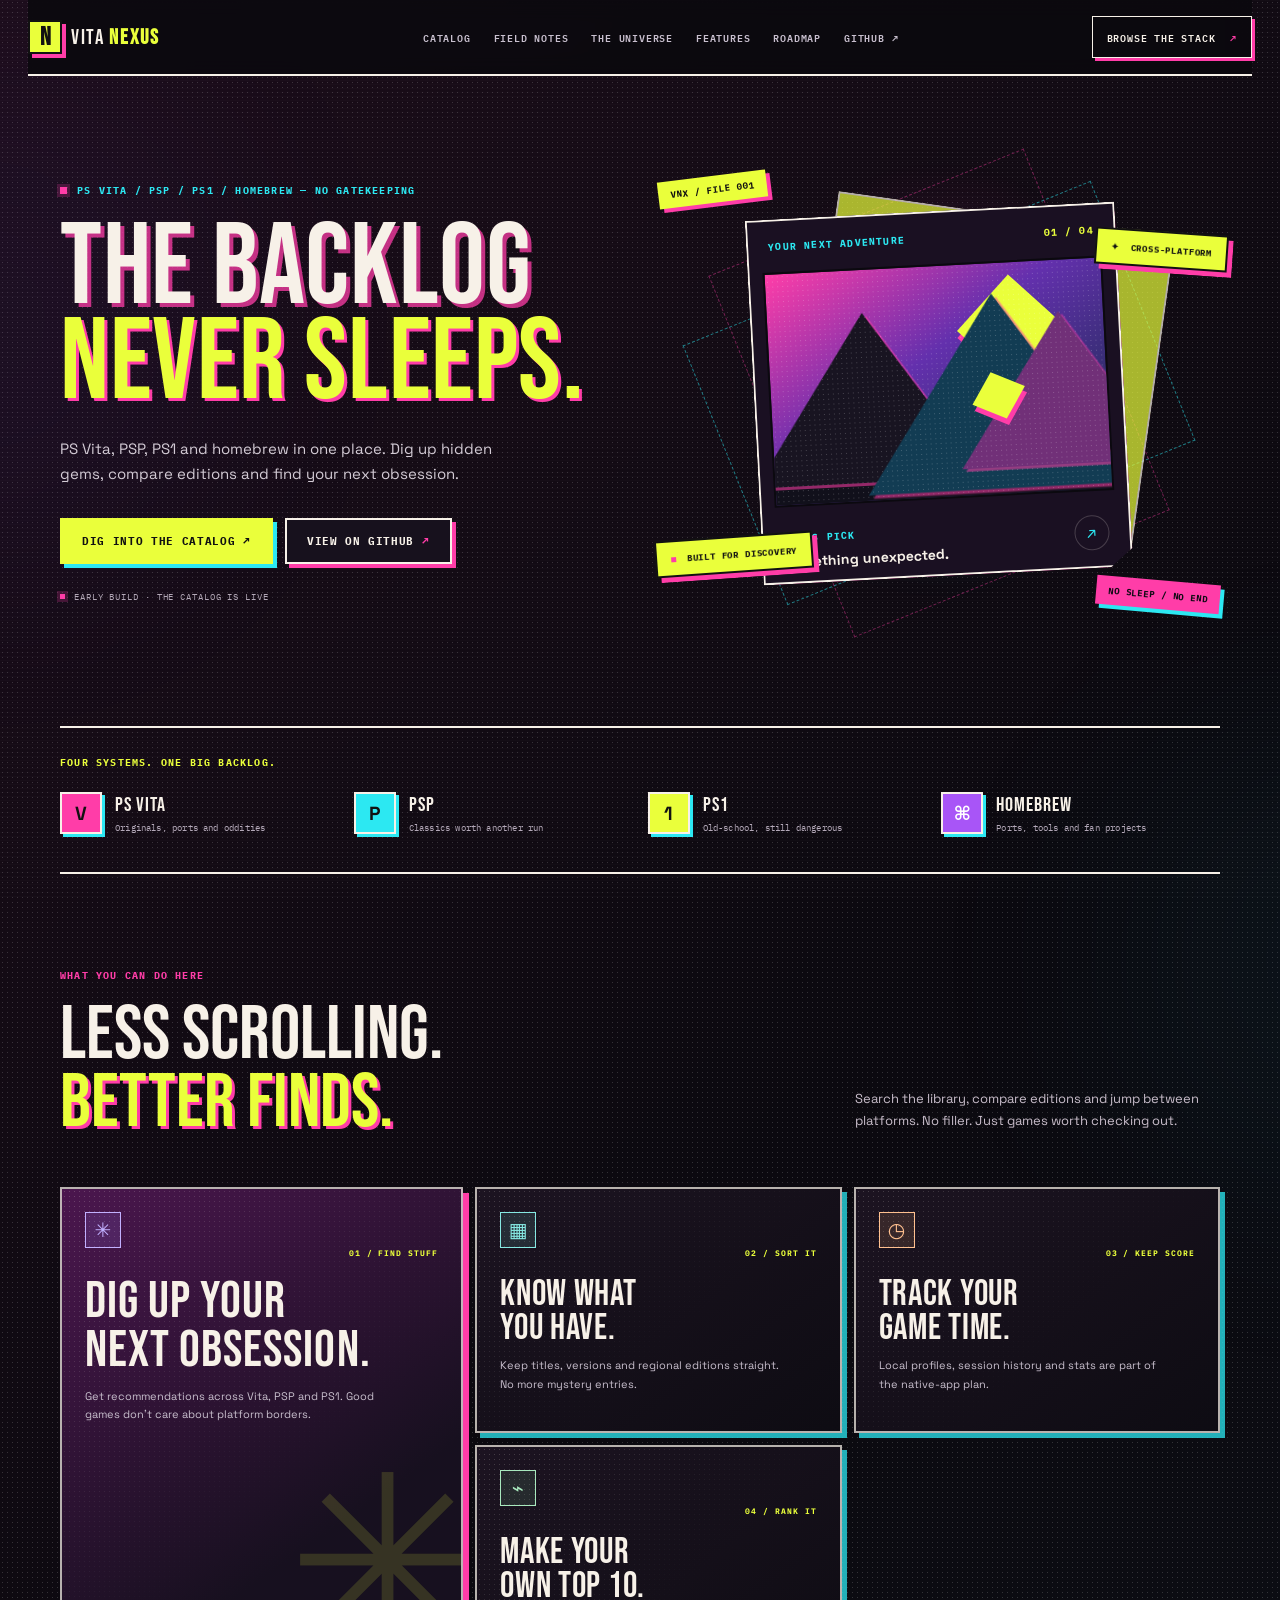
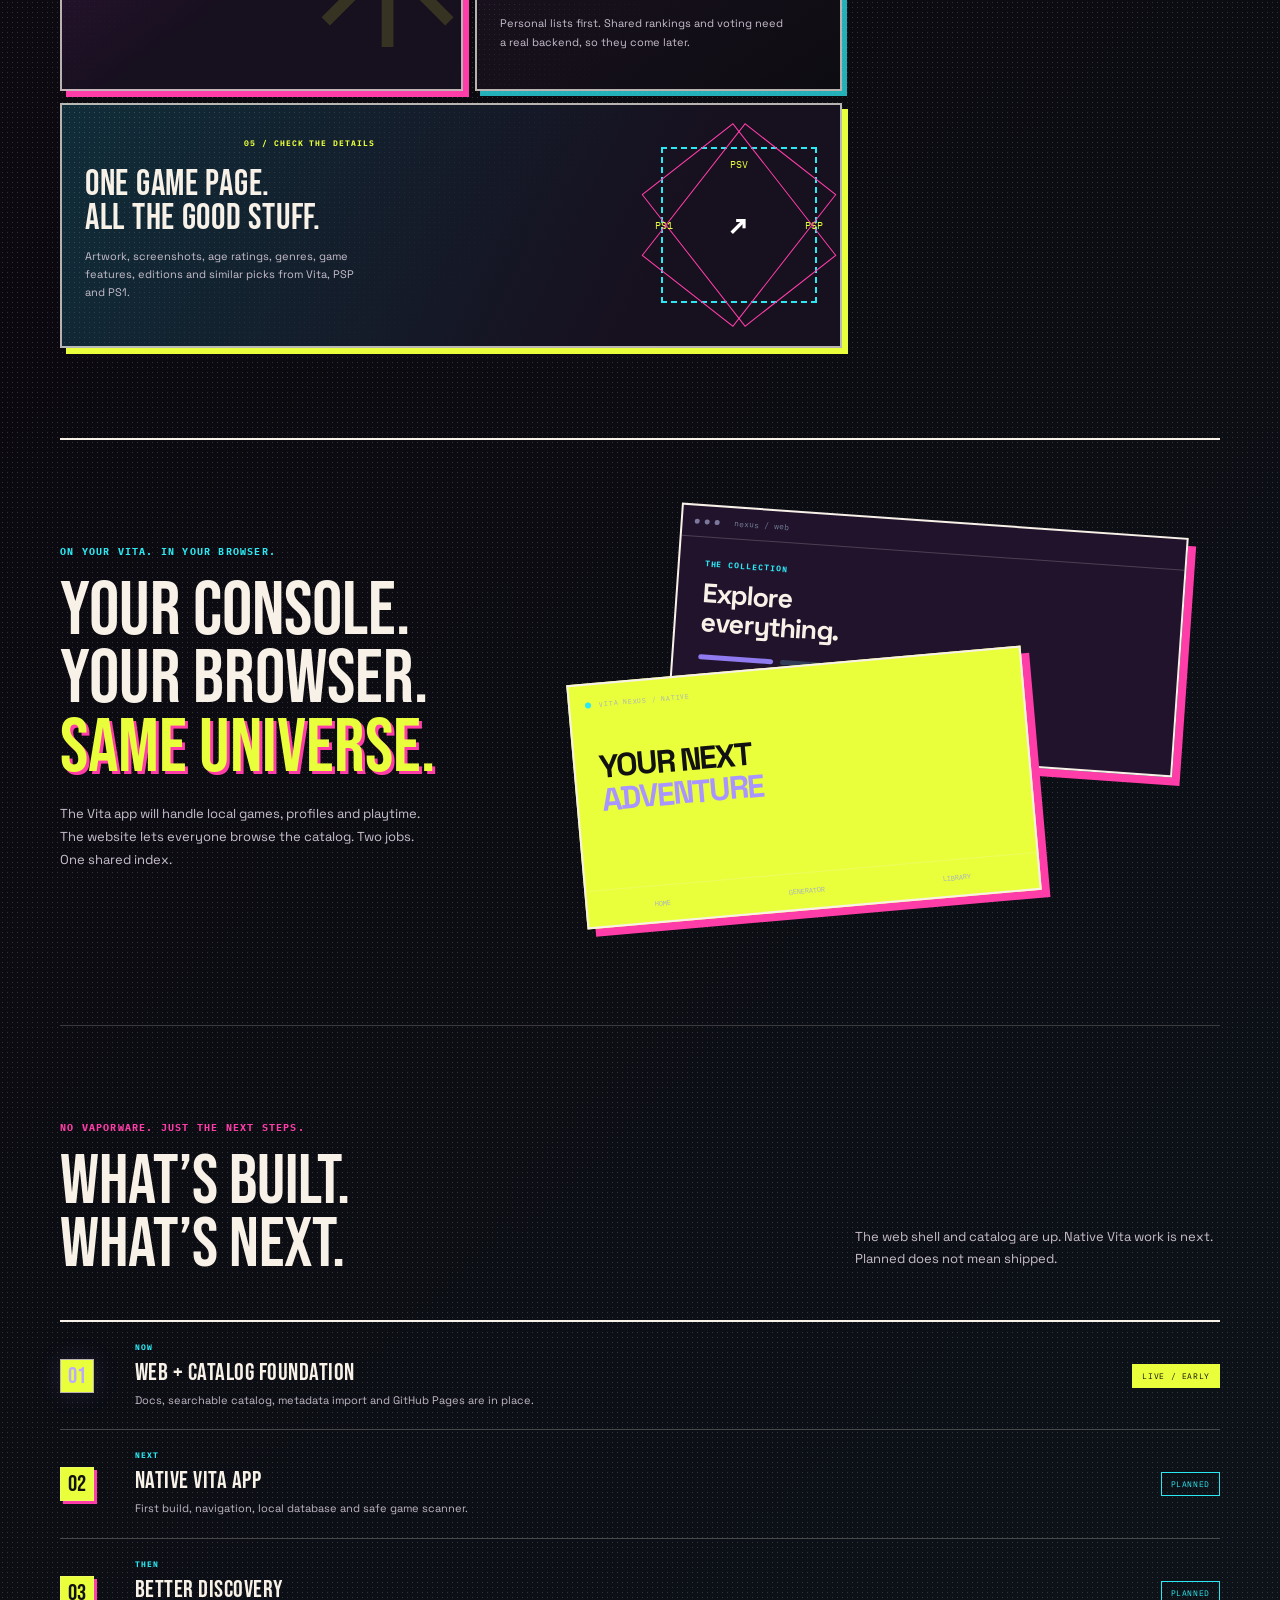
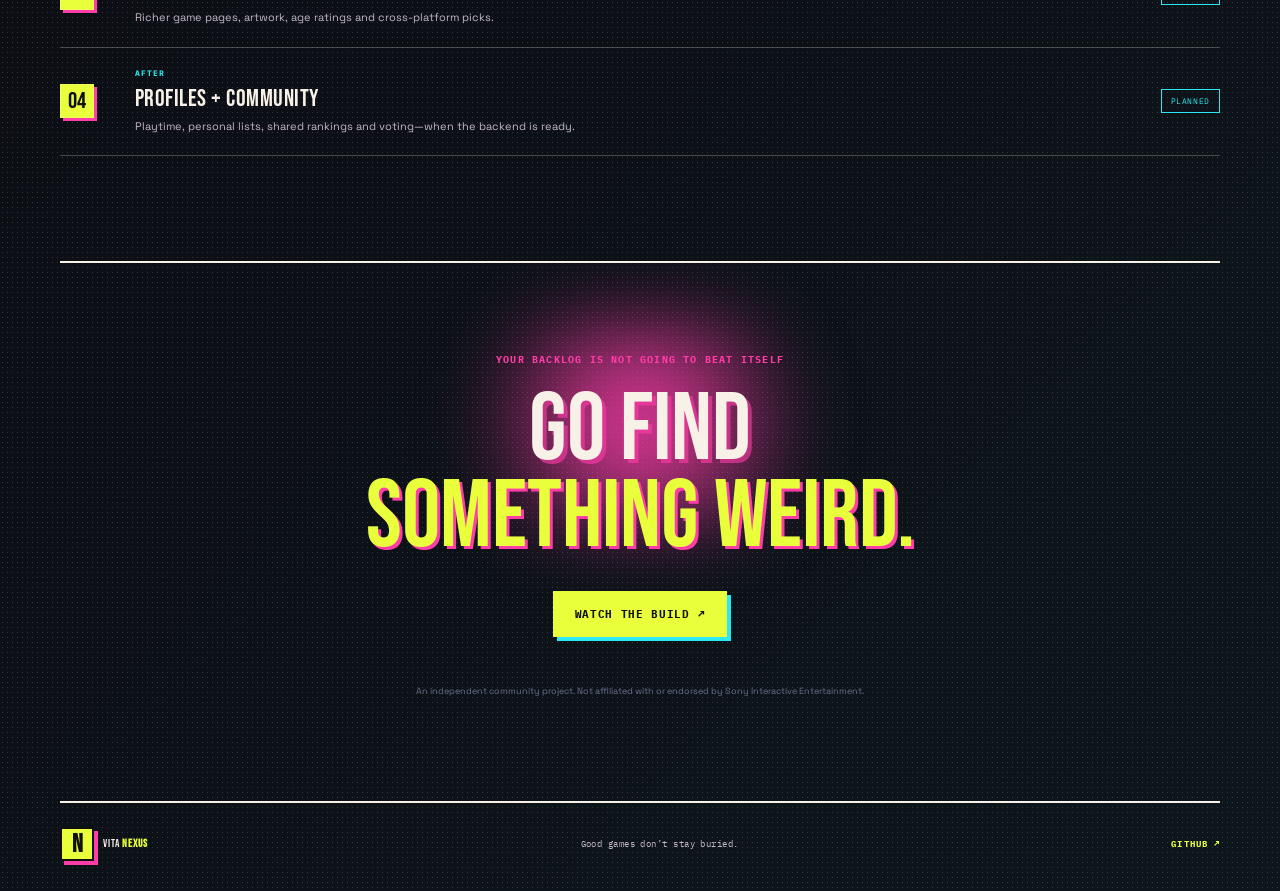
<file: web/index.html>
<!doctype html>
<html lang="en">
<head>
  <meta charset="utf-8">
  <meta name="viewport" content="width=device-width, initial-scale=1">
  <meta name="theme-color" content="#0b090f">
  <meta name="description" content="PS Vita, PSP, PS1 and homebrew. Dig up hidden gems, track your backlog and find your next obsession with VITA NEXUS.">
  <title>VITA NEXUS — The backlog never sleeps</title>
  <link rel="stylesheet" href="styles.css">
  <link rel="stylesheet" href="manga.css">
  <script src="app.js" defer></script>
</head>
<body>
  <div class="ambient ambient-one" aria-hidden="true"></div><div class="ambient ambient-two" aria-hidden="true"></div>
  <header class="site-header">
    <a class="wordmark" href="#top" aria-label="VITA NEXUS home"><span class="brand-mark">N</span><span>VITA <b>NEXUS</b></span></a>
    <nav class="main-nav" aria-label="Main navigation">
      <a href="catalog.html">Catalog</a><a href="docs.html">Field notes</a><a href="#universe">The universe</a><a href="#features">Features</a><a href="#roadmap">Roadmap</a>
      <a href="https://github.com/SilverCrow2323/vita-nexus" target="_blank" rel="noreferrer">GitHub ↗</a>
    </nav>
    <a class="header-cta" href="https://github.com/SilverCrow2323/vita-nexus" target="_blank" rel="noreferrer">Browse the stack <span>↗</span></a>
    <button class="menu-toggle" type="button" aria-label="Open navigation" aria-expanded="false">☰</button>
  </header>

  <main id="top">
    <section class="hero wrap">
      <div class="hero-copy">
        <div class="eyebrow"><span class="pulse"></span> PS VITA / PSP / PS1 / HOMEBREW — NO GATEKEEPING</div>
        <h1>The backlog<br><span>never sleeps.</span></h1>
        <p class="hero-lede">PS Vita, PSP, PS1 and homebrew in one place. Dig up hidden gems, compare editions and find your next obsession.</p>
        <div class="hero-actions"><a class="button button-primary" href="catalog.html">Dig into the catalog <span>↗</span></a><a class="button button-quiet" href="https://github.com/SilverCrow2323/vita-nexus" target="_blank" rel="noreferrer">View on GitHub <span>↗</span></a></div>
        <div class="hero-note"><span class="note-dot"></span> Early build · The catalog is live</div>
      </div>
      <div class="hero-art" aria-label="Abstract VITA NEXUS game discovery artwork">
        <div class="orbit orbit-a"></div><div class="orbit orbit-b"></div><div class="hero-glow"></div>
        <div class="hero-panel panel-back"><span>DISCOVER</span><i>✳</i></div>
        <div class="hero-panel panel-main">
          <div class="panel-top"><span class="panel-kicker">YOUR NEXT ADVENTURE</span><span class="panel-index">01 / 04</span></div>
          <div class="abstract-world"><div class="moon"></div><div class="horizon"></div><div class="mountain mountain-a"></div><div class="mountain mountain-b"></div><div class="mountain mountain-c"></div><div class="floating-cube"></div></div>
          <div class="panel-bottom"><div><span class="panel-kicker">NEXUS PICK</span><strong>Something unexpected.</strong></div><span class="arrow-round">↗</span></div>
        </div>
        <div class="float-chip chip-top"><span>✦</span> CROSS-PLATFORM</div><div class="float-chip chip-bottom"><span class="chip-dot"></span> BUILT FOR DISCOVERY</div>
      </div>
    </section>

    <section class="platform-strip wrap" id="universe">
      <div class="section-kicker">FOUR SYSTEMS. ONE BIG BACKLOG.</div>
      <div class="platforms">
        <div class="platform"><span class="platform-symbol">V</span><div><strong>PS VITA</strong><small>Originals, ports and oddities</small></div></div>
        <div class="platform"><span class="platform-symbol symbol-psp">P</span><div><strong>PSP</strong><small>Classics worth another run</small></div></div>
        <div class="platform"><span class="platform-symbol symbol-ps1">1</span><div><strong>PS1</strong><small>Old-school, still dangerous</small></div></div>
        <div class="platform"><span class="platform-symbol symbol-home">⌘</span><div><strong>HOMEBREW</strong><small>Ports, tools and fan projects</small></div></div>
      </div>
    </section>

    <section class="features wrap" id="features">
      <div class="section-heading"><div><div class="section-kicker">WHAT YOU CAN DO HERE</div><h2>Less scrolling.<br><span>Better finds.</span></h2></div><p>Search the library, compare editions and jump between platforms. No filler. Just games worth checking out.</p></div>
      <div class="feature-grid">
        <article class="feature-card feature-large"><div class="feature-icon icon-violet">✳</div><div class="feature-number">01 / FIND STUFF</div><h3>Dig up your<br>next obsession.</h3><p>Get recommendations across Vita, PSP and PS1. Good games don’t care about platform borders.</p><span class="feature-decoration decoration-star">✳</span></article>
        <article class="feature-card"><div class="feature-icon icon-cyan">▦</div><div class="feature-number">02 / SORT IT</div><h3>Know what<br>you have.</h3><p>Keep titles, versions and regional editions straight. No more mystery entries.</p></article>
        <article class="feature-card"><div class="feature-icon icon-orange">◷</div><div class="feature-number">03 / KEEP SCORE</div><h3>Track your<br>game time.</h3><p>Local profiles, session history and stats are part of the native-app plan.</p></article>
        <article class="feature-card"><div class="feature-icon icon-green">⌁</div><div class="feature-number">04 / RANK IT</div><h3>Make your<br>own top 10.</h3><p>Personal lists first. Shared rankings and voting need a real backend, so they come later.</p></article>
        <article class="feature-card feature-wide"><div><div class="feature-number">05 / CHECK THE DETAILS</div><h3>One game page.<br>All the good stuff.</h3><p>Artwork, screenshots, age ratings, genres, game features, editions and similar picks from Vita, PSP and PS1.</p></div><div class="detail-orbit"><span>PSV</span><span>PSP</span><span>PS1</span><b>↗</b></div></article>
      </div>
    </section>

    <section class="split-section wrap">
      <div class="split-copy"><div class="section-kicker">ON YOUR VITA. IN YOUR BROWSER.</div><h2>Your console.<br>Your browser.<br><span>Same universe.</span></h2><p>The Vita app will handle local games, profiles and playtime. The website lets everyone browse the catalog. Two jobs. One shared index.</p></div>
      <div class="surface-stack">
        <div class="surface-card surface-web"><div class="surface-bar"><span></span><span></span><span></span><small>nexus / web</small></div><div class="surface-inner"><div class="mini-label">THE COLLECTION</div><div class="mini-title">Explore<br>everything.</div><div class="mini-lines"><i></i><i></i><i></i></div><div class="mini-pills"><b>PS VITA</b><b>PSP</b><b>PS1</b></div></div></div>
        <div class="surface-card surface-native"><div class="native-top"><span class="native-dot"></span><small>VITA NEXUS / NATIVE</small></div><div class="native-word">YOUR NEXT<br><em>ADVENTURE</em></div><div class="native-bottom"><span>HOME</span><span>GENERATOR</span><span>LIBRARY</span></div></div>
      </div>
    </section>

    <section class="roadmap wrap" id="roadmap">
      <div class="section-kicker">NO VAPORWARE. JUST THE NEXT STEPS.</div>
      <div class="roadmap-heading"><h2>What’s built.<br>What’s next.</h2><p>The web shell and catalog are up. Native Vita work is next. Planned does not mean shipped.</p></div>
      <div class="roadmap-track">
        <div class="roadmap-step active"><span class="step-marker">01</span><div><small>NOW</small><strong>Web + catalog foundation</strong><p>Docs, searchable catalog, metadata import and GitHub Pages are in place.</p></div><span class="step-status">LIVE / EARLY</span></div>
        <div class="roadmap-step"><span class="step-marker">02</span><div><small>NEXT</small><strong>Native Vita app</strong><p>First build, navigation, local database and safe game scanner.</p></div><span class="step-status">PLANNED</span></div>
        <div class="roadmap-step"><span class="step-marker">03</span><div><small>THEN</small><strong>Better discovery</strong><p>Richer game pages, artwork, age ratings and cross-platform picks.</p></div><span class="step-status">PLANNED</span></div>
        <div class="roadmap-step"><span class="step-marker">04</span><div><small>AFTER</small><strong>Profiles + community</strong><p>Playtime, personal lists, shared rankings and voting—when the backend is ready.</p></div><span class="step-status">PLANNED</span></div>
      </div>
    </section>

    <section class="closing wrap"><div class="closing-orb" aria-hidden="true"></div><div class="section-kicker">YOUR BACKLOG IS NOT GOING TO BEAT ITSELF</div><h2>Go find<br><span>something weird.</span></h2><a class="button button-primary" href="https://github.com/SilverCrow2323/vita-nexus" target="_blank" rel="noreferrer">Watch the build <span>↗</span></a><p class="closing-foot">An independent community project. Not affiliated with or endorsed by Sony Interactive Entertainment.</p></section>
  </main>
  <footer class="site-footer wrap"><a class="wordmark" href="#top"><span class="brand-mark">N</span><span>VITA <b>NEXUS</b></span></a><span>Good games don’t stay buried.</span><a href="https://github.com/SilverCrow2323/vita-nexus" target="_blank" rel="noreferrer">GITHUB ↗</a></footer>
</body>
</html>
</file>
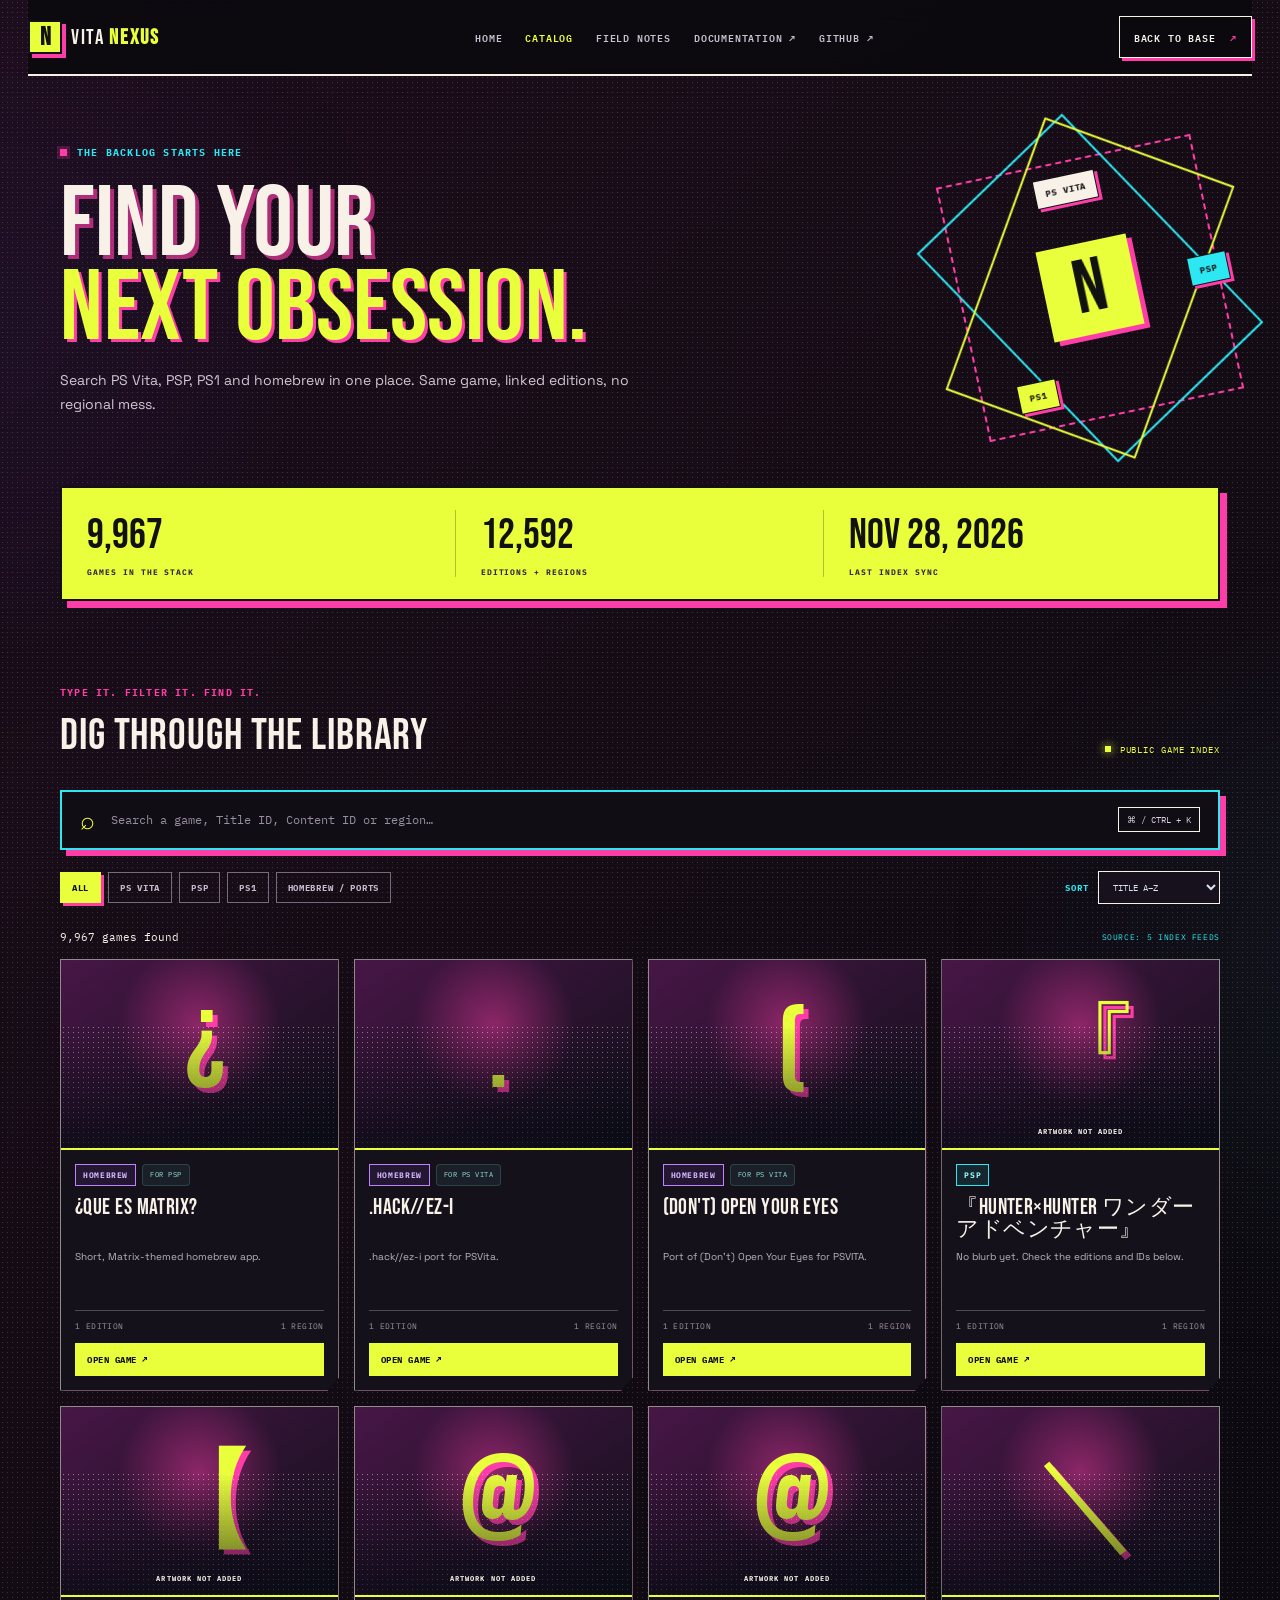
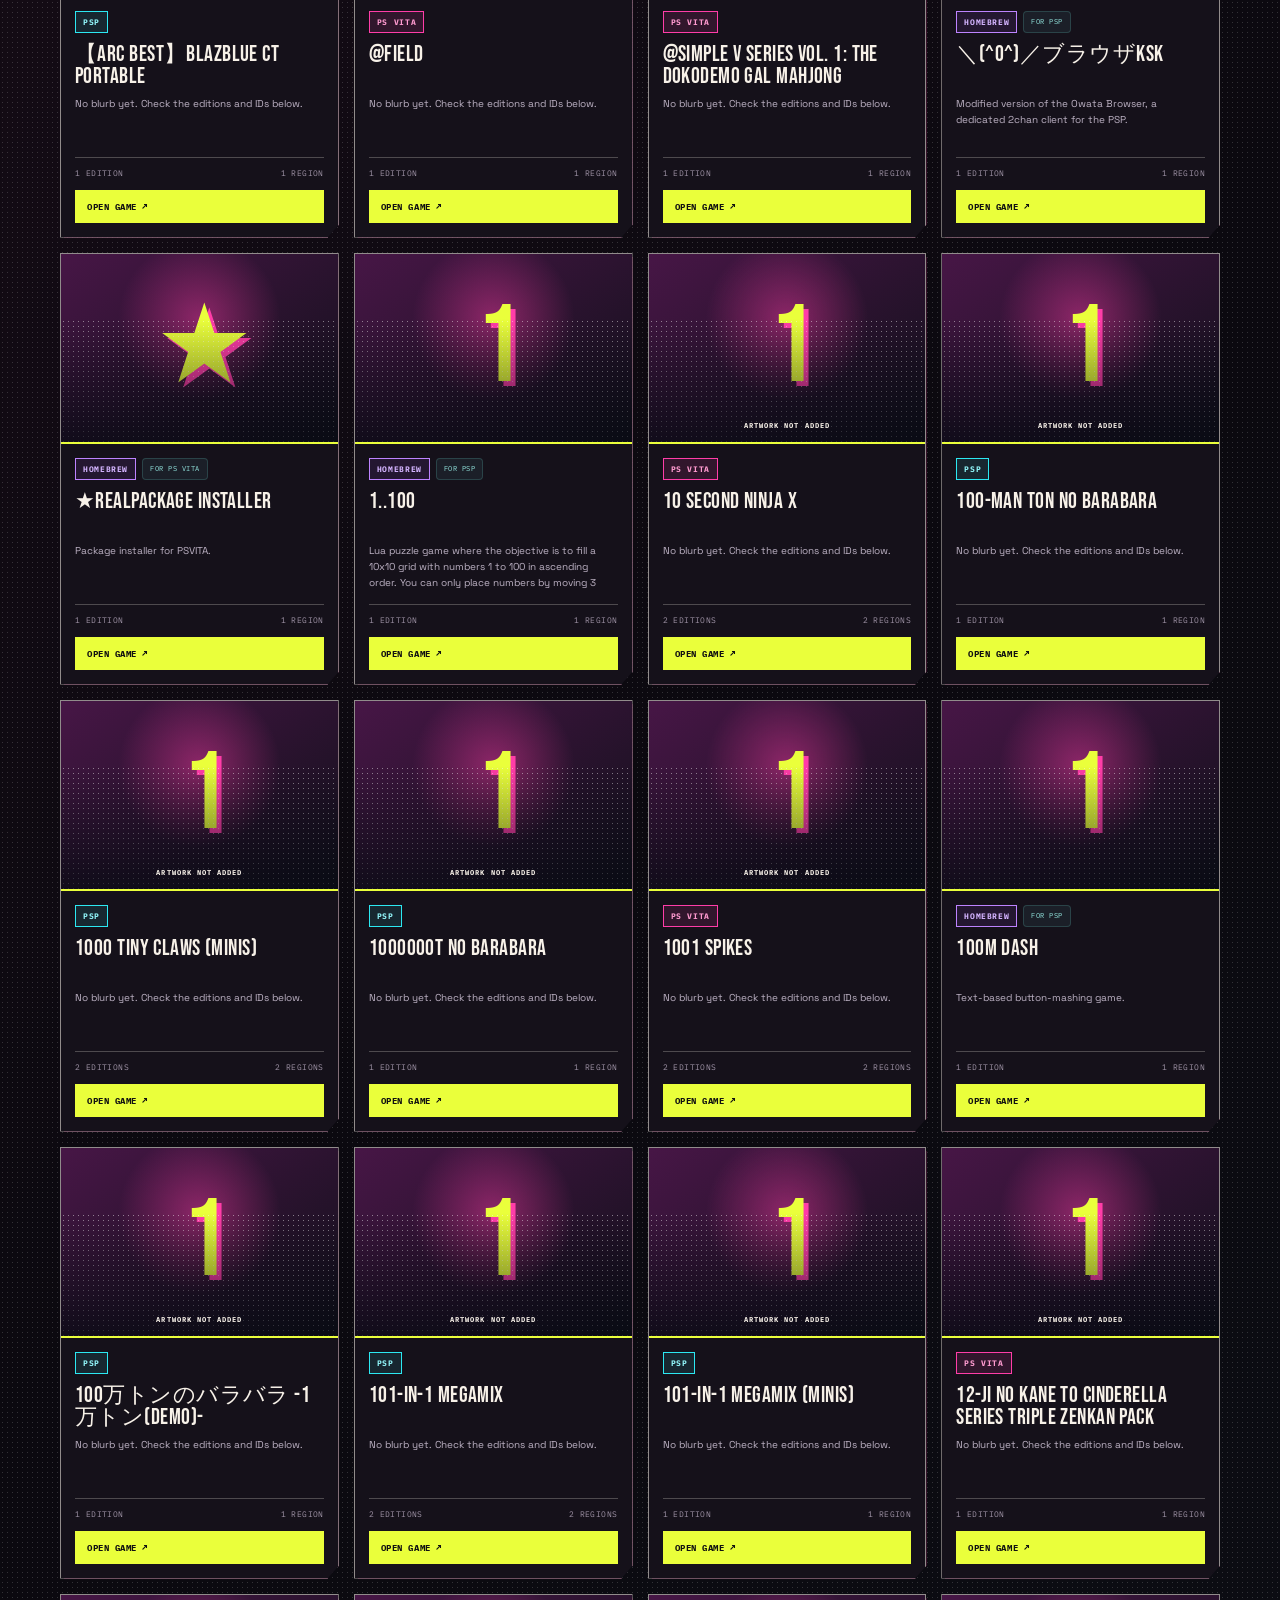
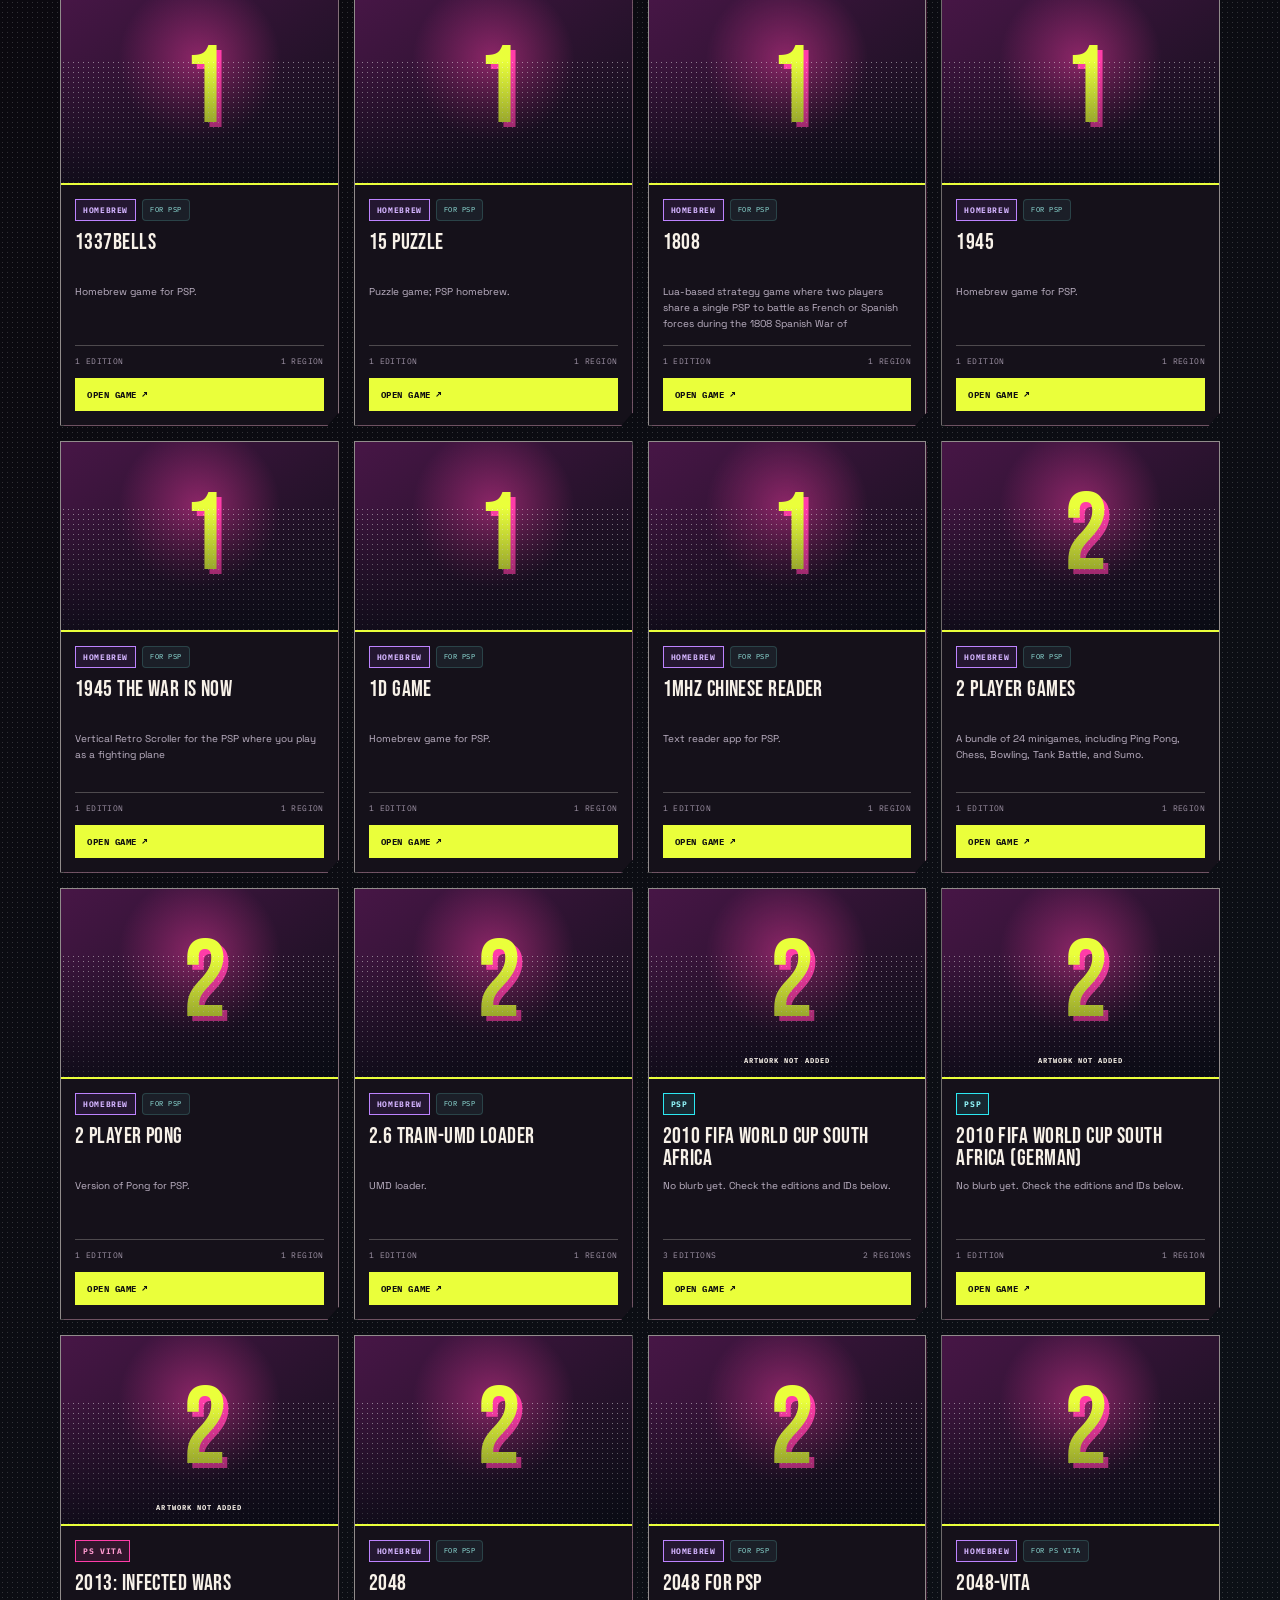
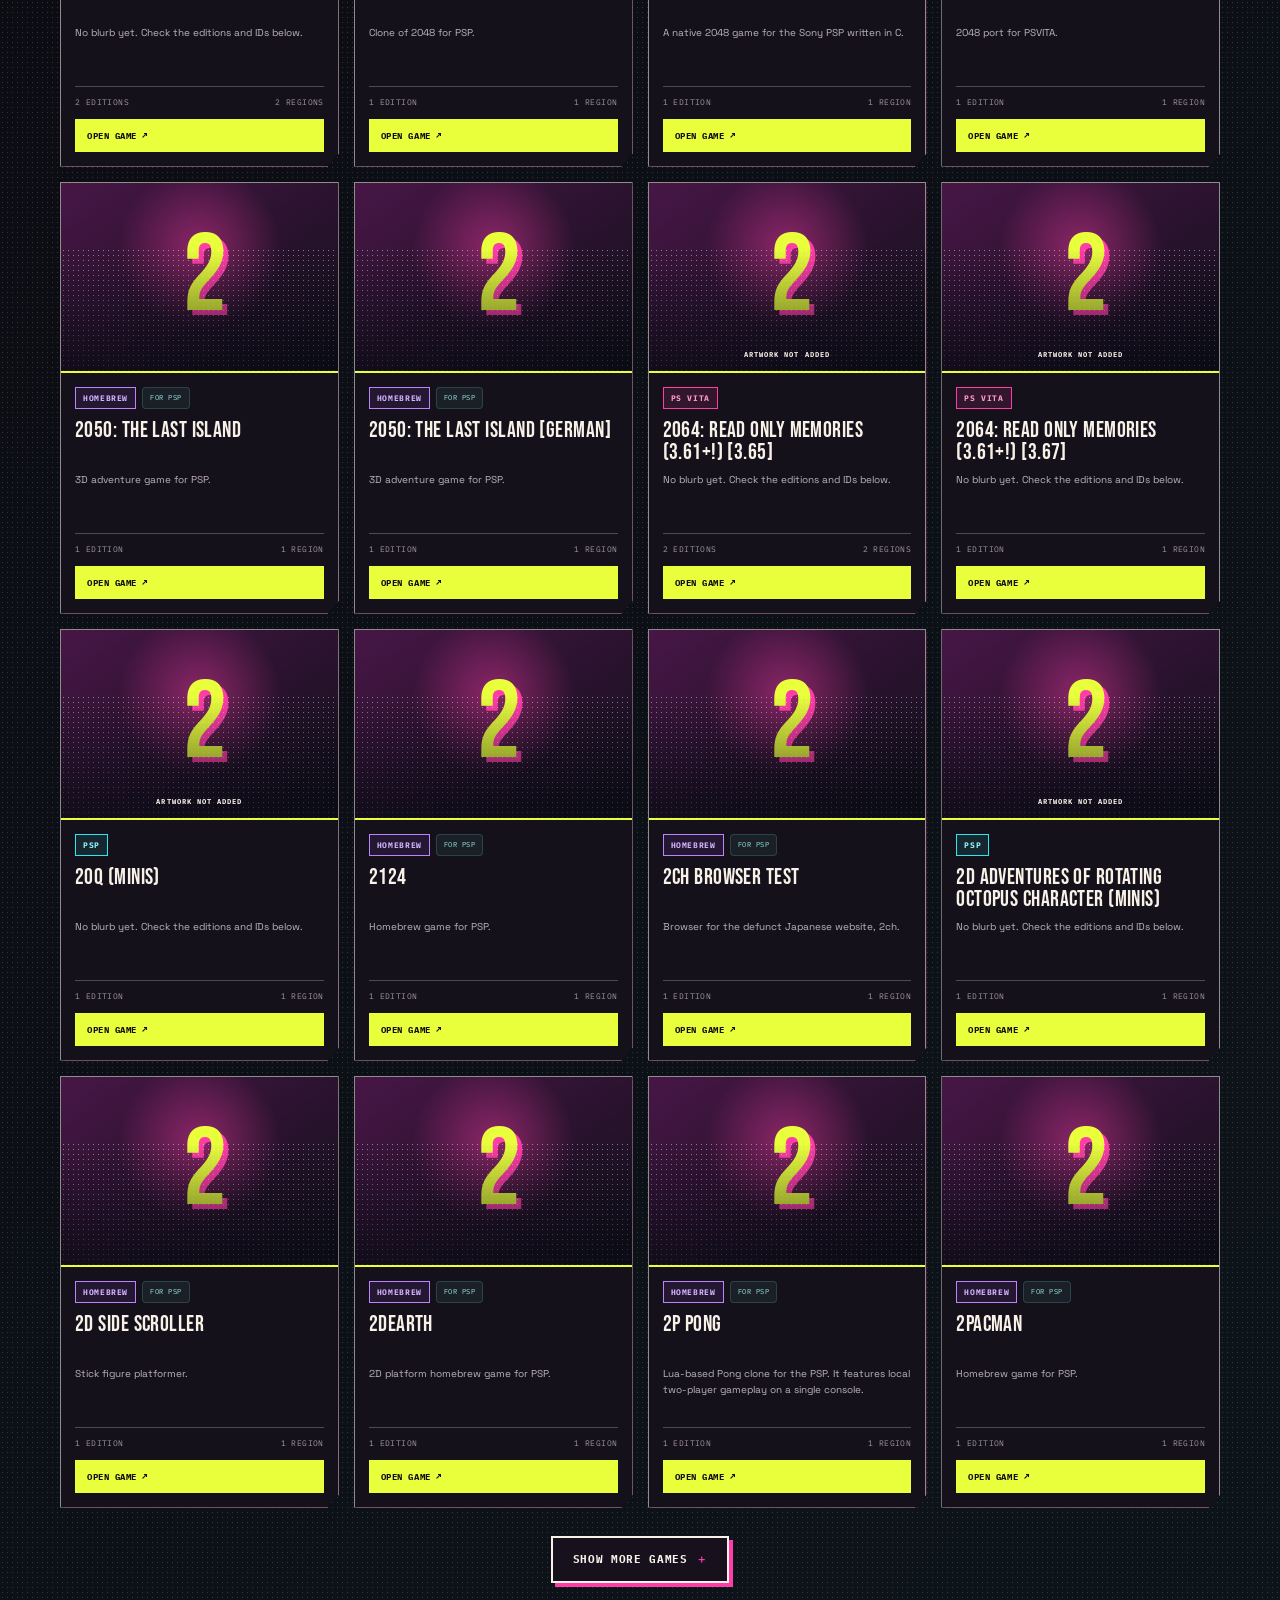
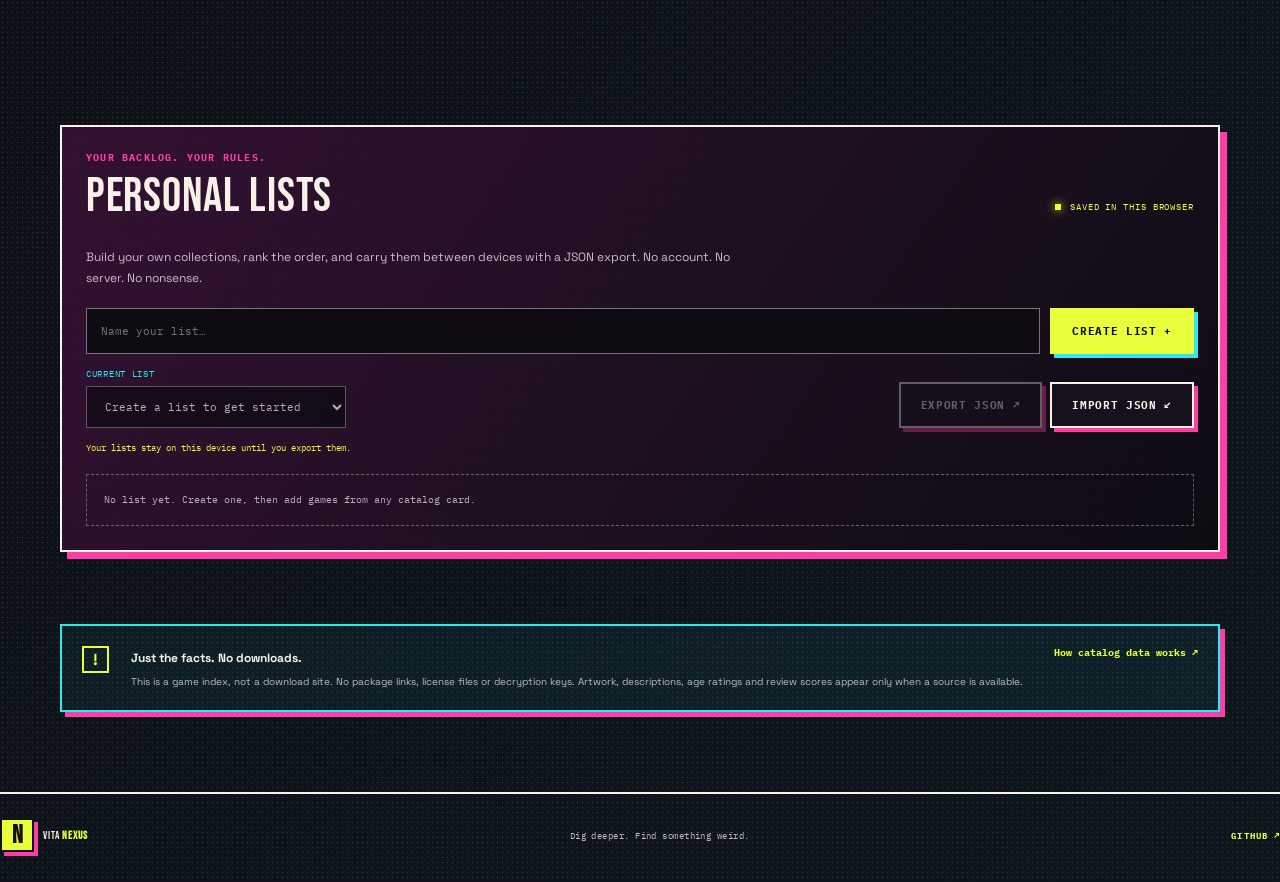
<file: web/catalog.html>
<!doctype html>
<html lang="en">
<head>
  <meta charset="utf-8">
  <meta name="viewport" content="width=device-width, initial-scale=1">
  <meta name="theme-color" content="#0b090f">
  <meta name="description" content="Search PS Vita, PSP, PS1 and homebrew games. Find editions, regions and useful game details in the VITA NEXUS catalog.">
  <title>Game Catalog — VITA NEXUS</title>
  <link rel="stylesheet" href="styles.css">
  <link rel="stylesheet" href="catalog.css">
  <link rel="stylesheet" href="manga.css">
  <script src="lists.js" defer></script>
  <script src="catalog.js" defer></script>
</head>
<body class="catalog-page">
  <div class="ambient ambient-one" aria-hidden="true"></div>
  <div class="ambient ambient-two" aria-hidden="true"></div>
  <header class="site-header">
    <a class="wordmark" href="index.html" aria-label="VITA NEXUS home"><span class="brand-mark">N</span><span>VITA <b>NEXUS</b></span></a>
    <nav class="main-nav" aria-label="Main navigation">
      <a href="index.html">Home</a>
      <a class="active" href="catalog.html" aria-current="page">Catalog</a>
      <a href="docs.html">Field notes</a><a href="https://github.com/SilverCrow2323/vita-nexus/tree/main/docs" target="_blank" rel="noreferrer">Documentation ↗</a>
      <a href="https://github.com/SilverCrow2323/vita-nexus" target="_blank" rel="noreferrer">GitHub ↗</a>
    </nav>
    <a class="header-cta" href="index.html">Back to base <span>↗</span></a>
    <button class="menu-toggle" type="button" aria-label="Open navigation" aria-expanded="false">☰</button>
  </header>

  <main class="catalog-wrap">
    <section class="catalog-hero">
      <div>
        <div class="eyebrow"><span class="pulse"></span> THE BACKLOG STARTS HERE</div>
        <h1>Find your<br><span>next obsession.</span></h1>
        <p>Search PS Vita, PSP, PS1 and homebrew in one place. Same game, linked editions, no regional mess.</p>
      </div>
      <div class="catalog-orbit" aria-hidden="true">
        <span class="orbit-label orbit-vita">PS VITA</span>
        <span class="orbit-label orbit-psp">PSP</span>
        <span class="orbit-label orbit-ps1">PS1</span>
        <div class="orbit-core">N</div>
      </div>
    </section>

    <section class="catalog-stats" aria-label="Catalog statistics">
      <div><strong id="games-count">—</strong><span>GAMES IN THE STACK</span></div>
      <div><strong id="releases-count">—</strong><span>EDITIONS + REGIONS</span></div>
      <div><strong id="updated-at">—</strong><span>LAST INDEX SYNC</span></div>
    </section>

    <section class="catalog-browser" aria-labelledby="catalog-heading">
      <div class="browser-heading">
        <div><div class="section-kicker">TYPE IT. FILTER IT. FIND IT.</div><h2 id="catalog-heading">Dig through the library</h2></div>
        <span class="catalog-live"><i></i> PUBLIC GAME INDEX</span>
      </div>

      <label class="search-box" for="catalog-search">
        <span aria-hidden="true">⌕</span>
        <input id="catalog-search" type="search" placeholder="Search a game, Title ID, Content ID or region…" autocomplete="off">
        <kbd>⌘ / CTRL + K</kbd>
      </label>

      <div class="catalog-controls">
        <div class="platform-filters" role="group" aria-label="Filter by platform">
          <button class="filter-chip active" type="button" data-platform="all" aria-pressed="true">ALL</button>
          <button class="filter-chip" type="button" data-platform="psvita" aria-pressed="false">PS VITA</button>
          <button class="filter-chip" type="button" data-platform="psp" aria-pressed="false">PSP</button>
          <button class="filter-chip" type="button" data-platform="ps1" aria-pressed="false">PS1</button>
          <button class="filter-chip" type="button" data-platform="homebrew" aria-pressed="false">HOMEBREW / PORTS</button>
        </div>
        <label class="sort-control">SORT
          <select id="catalog-sort">
            <option value="title">TITLE A–Z</option>
            <option value="size">LARGEST RELEASE</option>
            <option value="updated">RECENTLY UPDATED</option>
          </select>
        </label>
      </div>

      <div class="results-line"><span id="results-label" aria-live="polite">Loading catalog…</span><span id="source-label">SOURCE: NEXUS INDEX</span></div>
      <div id="catalog-grid" class="catalog-grid" aria-live="off" aria-busy="true"></div>
      <div id="catalog-empty" class="catalog-empty" hidden>
        <div class="empty-symbol">✳</div>
        <h3 id="empty-title">Nothing in the pile yet.</h3>
        <p id="empty-message">The first catalog sync has not run. Kick off the import and the games will show up here.</p>
        <a href="https://github.com/SilverCrow2323/vita-nexus/actions/workflows/catalog-sync.yml" target="_blank" rel="noreferrer">Run the catalog sync ↗</a>
      </div>
      <div class="load-more-wrap"><button id="load-more" class="button button-quiet" type="button" hidden>Show more games <span>＋</span></button></div>
    </section>

    <section class="personal-lists" aria-labelledby="personal-lists-heading">
      <div class="browser-heading">
        <div><div class="section-kicker">YOUR BACKLOG. YOUR RULES.</div><h2 id="personal-lists-heading">Personal lists</h2></div>
        <span class="catalog-live"><i></i> SAVED IN THIS BROWSER</span>
      </div>
      <p class="lists-intro">Build your own collections, rank the order, and carry them between devices with a JSON export. No account. No server. No nonsense.</p>
      <form id="list-create-form" class="list-create-form">
        <label class="sr-only" for="list-name">New list name</label>
        <input id="list-name" name="name" maxlength="80" placeholder="Name your list…" required>
        <button class="button button-primary" type="submit">Create list +</button>
      </form>
      <div class="lists-toolbar">
        <label for="list-select">CURRENT LIST
          <select id="list-select" aria-label="Choose a personal list"><option value="">Create a list to get started</option></select>
        </label>
        <div class="list-file-actions">
          <button id="list-export" class="button button-quiet" type="button" disabled>Export JSON ↗</button>
          <label class="button button-quiet list-import-label" for="list-import">Import JSON ↙</label>
          <input id="list-import" type="file" accept="application/json,.json" hidden>
        </div>
      </div>
      <p id="lists-status" class="lists-status" role="status" aria-live="polite">Your lists stay on this device until you export them.</p>
      <ol id="list-entries" class="list-entries" aria-label="Games in the selected list"></ol>
    </section>

    <section class="catalog-note">
      <div class="note-symbol">!</div>
      <div><strong>Just the facts. No downloads.</strong><p>This is a game index, not a download site. No package links, license files or decryption keys. Artwork, descriptions, age ratings and review scores appear only when a source is available.</p></div>
      <a href="https://github.com/SilverCrow2323/vita-nexus/blob/main/docs/NPS-CATALOG-IMPORT.md">How catalog data works ↗</a>
    </section>
  </main>

  <dialog id="game-dialog" class="game-dialog" aria-labelledby="game-dialog-title" aria-describedby="game-dialog-summary">
    <form method="dialog"><button class="dialog-close" aria-label="Close game details">×</button></form>
    <div id="dialog-content"></div>
  </dialog>

  <footer class="site-footer catalog-footer">
    <a class="wordmark" href="index.html"><span class="brand-mark">N</span><span>VITA <b>NEXUS</b></span></a>
    <span>Dig deeper. Find something weird.</span>
    <a href="https://github.com/SilverCrow2323/vita-nexus" target="_blank" rel="noreferrer">GITHUB ↗</a>
  </footer>
</body>
</html>
</file>
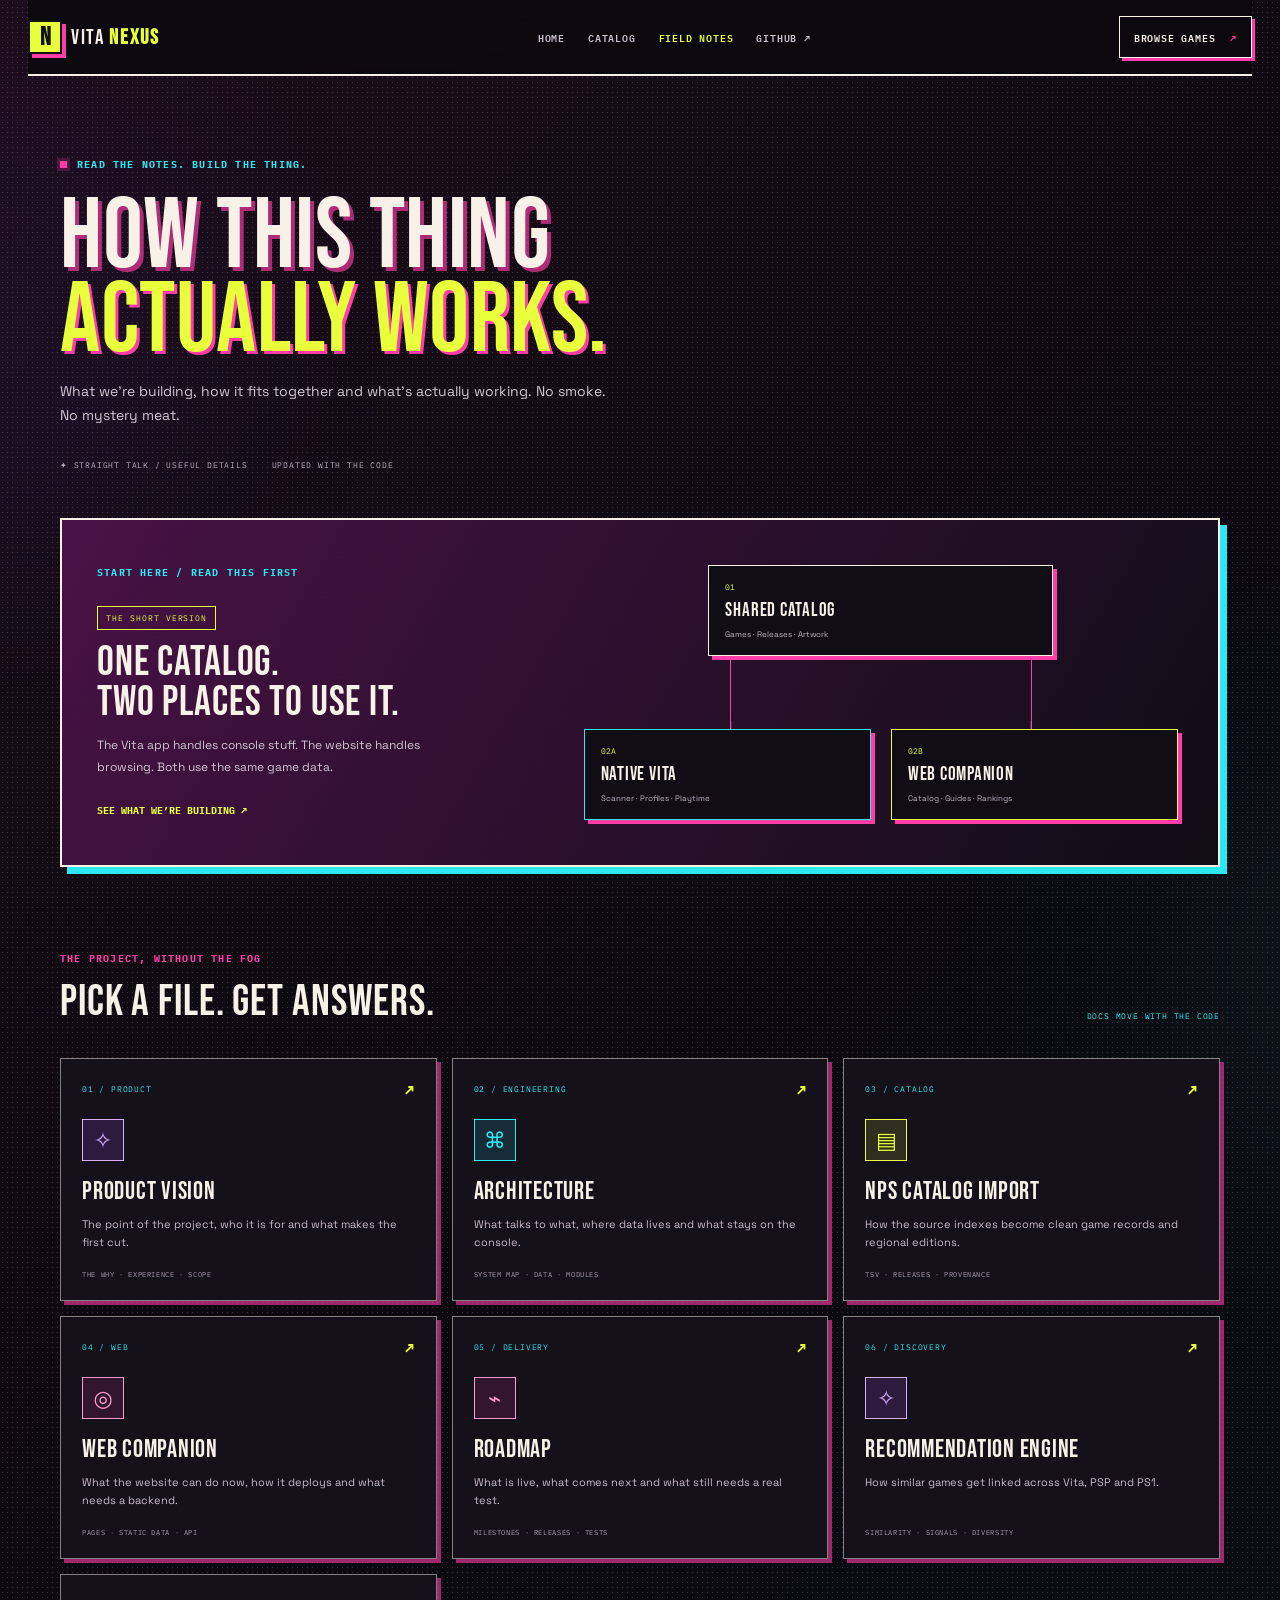
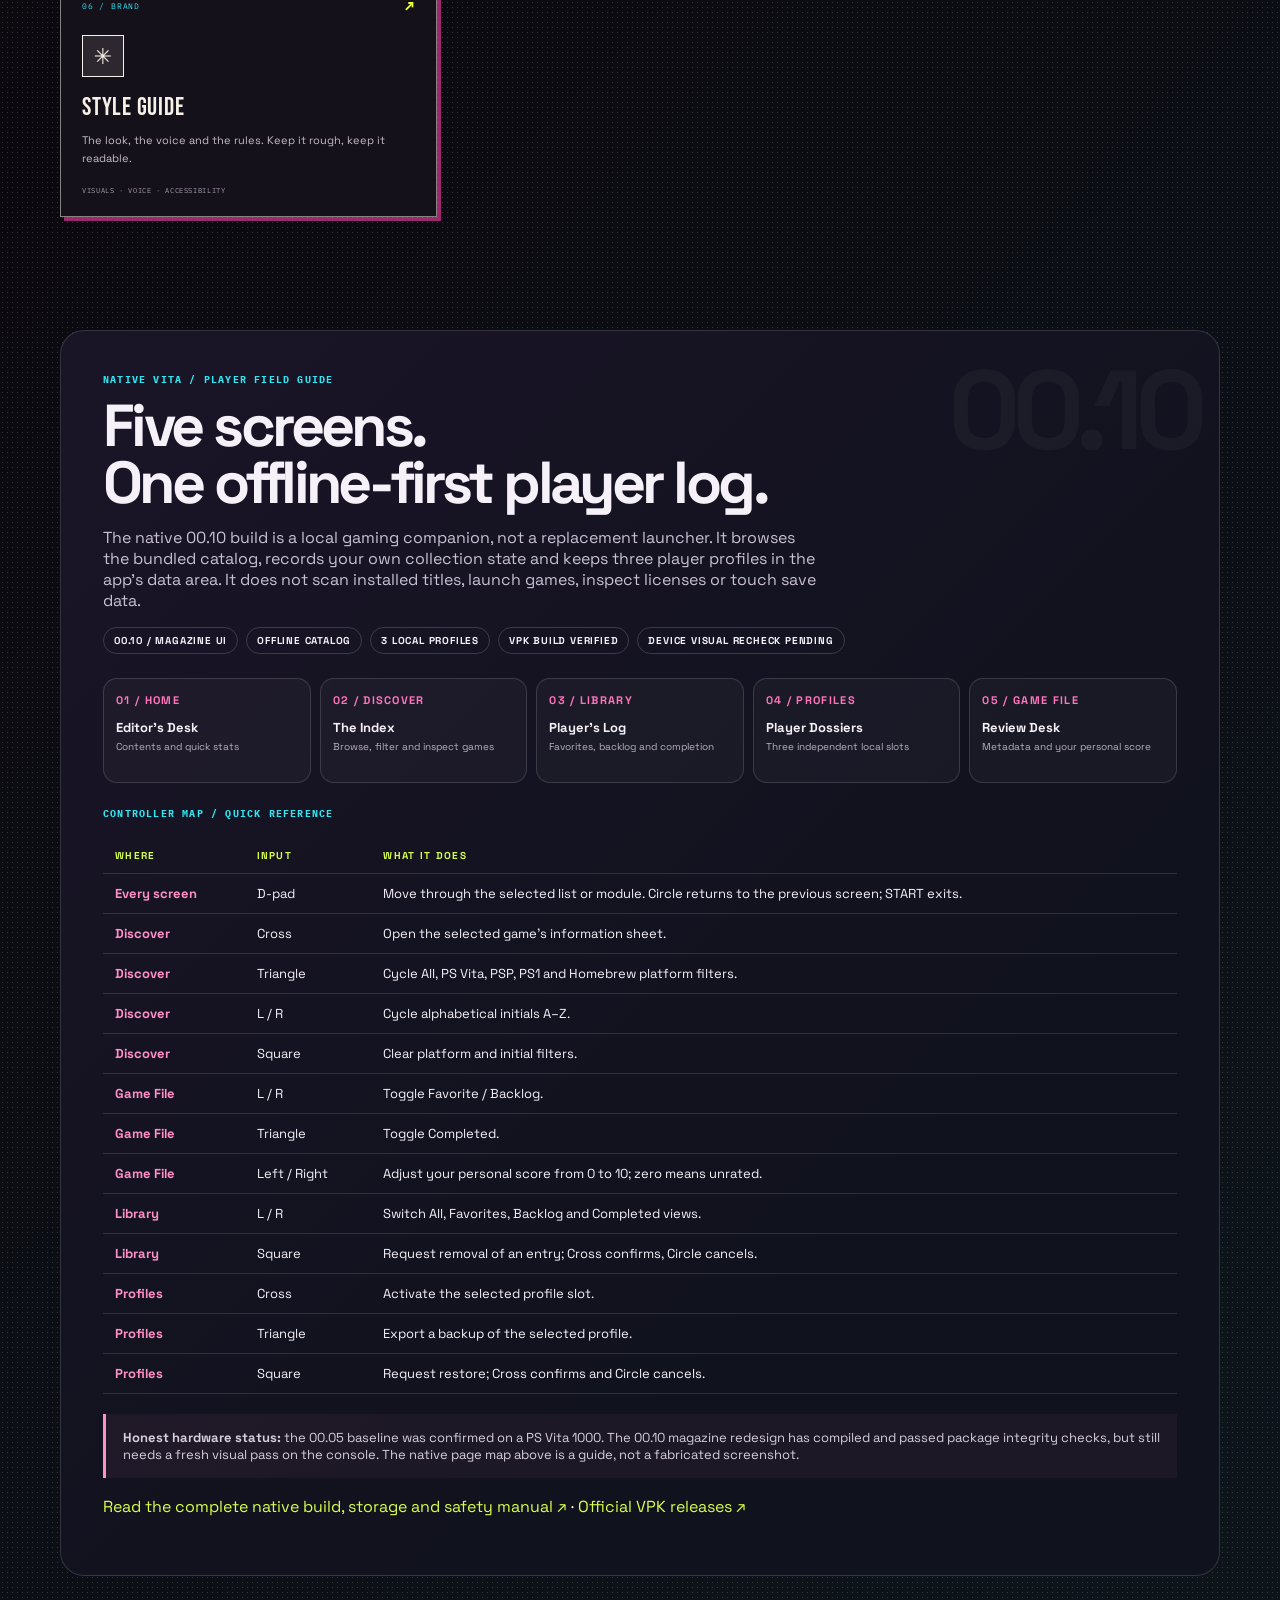
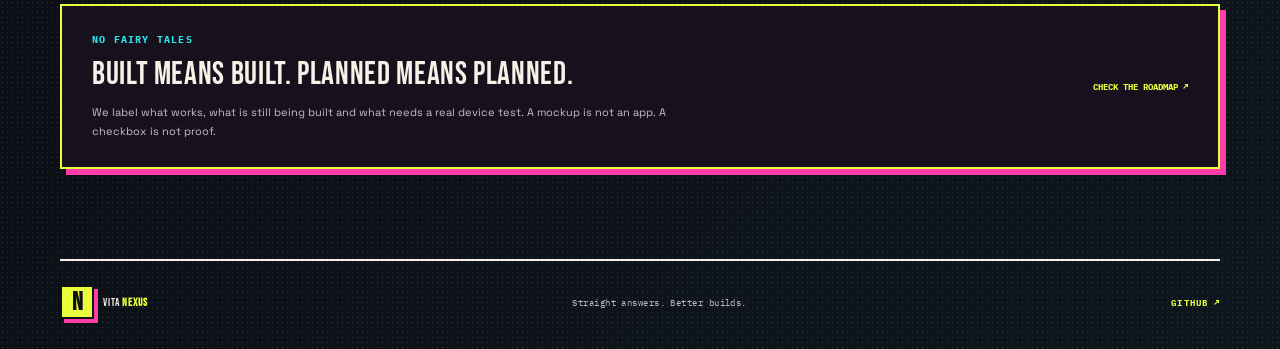
<file: web/docs.html>
<!doctype html>
<html lang="en">
<head>
  <meta charset="utf-8">
  <meta name="viewport" content="width=device-width, initial-scale=1">
  <meta name="theme-color" content="#0b090f">
  <meta name="description" content="VITA NEXUS documentation, architecture, roadmap and catalog source notes.">
  <title>Documentation — VITA NEXUS</title>
  <link rel="stylesheet" href="styles.css">
  <link rel="stylesheet" href="docs.css">
  <link rel="stylesheet" href="manga.css">
<style>
.native-guide{margin:28px auto;padding:clamp(22px,4vw,42px);border:1px solid #ffffff24;border-radius:24px;background:linear-gradient(135deg,#1a1427,#10121d 70%);color:#f6f1f8;position:relative;overflow:hidden}
.native-guide:after{content:"00.10";position:absolute;right:20px;top:8px;font-size:clamp(3rem,9vw,7rem);font-weight:1000;color:#ffffff09;letter-spacing:-.08em;pointer-events:none}
.native-guide h2{font-size:clamp(2rem,5vw,3.7rem);line-height:.95;letter-spacing:-.06em;margin:12px 0}
.native-guide .guide-lede{max-width:720px;color:#c9c1d3}
.native-map{display:grid;grid-template-columns:repeat(5,minmax(0,1fr));gap:9px;margin:24px 0}
.native-map article{padding:14px 12px;border:1px solid #ffffff24;background:#ffffff08;border-radius:14px;min-height:105px}
.native-map b{display:block;color:#ff74bd;font-size:11px;letter-spacing:.12em}
.native-map strong{display:block;margin-top:12px;font-size:13px}
.native-map small{display:block;color:#b8afc2;margin-top:4px;font-size:10px}
.native-controls{width:100%;border-collapse:collapse;margin-top:18px;font-size:13px}
.native-controls th,.native-controls td{padding:11px 12px;border-bottom:1px solid #ffffff20;text-align:left;vertical-align:top}
.native-controls th{color:#d8ff4b;font-size:10px;letter-spacing:.13em;text-transform:uppercase}
.native-controls td:first-child{color:#ff8fc7;font-weight:850;white-space:nowrap}
.native-status{display:flex;flex-wrap:wrap;gap:8px;margin:16px 0}
.native-status span{border:1px solid #ffffff2a;border-radius:99px;padding:6px 10px;font-size:10px;font-weight:850;letter-spacing:.08em}
.native-note{margin-top:20px;padding:15px 17px;border-left:3px solid #ff8fc7;background:#ff8fc70d;color:#d7cedb;font-size:13px}
.native-guide a{color:#d8ff4b}
@media(max-width:720px){.native-map{grid-template-columns:repeat(2,minmax(0,1fr))}.native-controls{font-size:12px}.native-controls td:first-child{white-space:normal}}
</style></head>
<body class="docs-page">
  <div class="ambient ambient-one" aria-hidden="true"></div>
  <div class="ambient ambient-two" aria-hidden="true"></div>
  <header class="site-header">
    <a class="wordmark" href="index.html" aria-label="VITA NEXUS home"><span class="brand-mark">N</span><span>VITA <b>NEXUS</b></span></a>
    <nav class="main-nav" aria-label="Main navigation">
      <a href="index.html">Home</a><a href="catalog.html">Catalog</a><a class="active" href="docs.html" aria-current="page">Field notes</a>
      <a href="https://github.com/SilverCrow2323/vita-nexus" target="_blank" rel="noreferrer">GitHub ↗</a>
    </nav>
    <a class="header-cta" href="catalog.html">Browse games <span>↗</span></a>
    <button class="menu-toggle" type="button" aria-label="Open navigation" aria-expanded="false">☰</button>
  </header>

  <main class="docs-wrap">
    <section class="docs-hero">
      <div class="eyebrow"><span class="pulse"></span> READ THE NOTES. BUILD THE THING.</div>
      <h1>How this thing<br><span>actually works.</span></h1>
      <p>What we’re building, how it fits together and what’s actually working. No smoke. No mystery meat.</p>
      <div class="docs-hero-meta"><span>✦ STRAIGHT TALK / USEFUL DETAILS</span><span>UPDATED WITH THE CODE</span></div>
    </section>

    <section class="docs-feature">
      <div class="docs-feature-copy">
        <div class="section-kicker">START HERE / READ THIS FIRST</div>
        <span class="docs-feature-tag">THE SHORT VERSION</span>
        <h2>One catalog.<br>Two places to use it.</h2>
        <p>The Vita app handles console stuff. The website handles browsing. Both use the same game data.</p>
        <a href="https://github.com/SilverCrow2323/vita-nexus/blob/main/docs/PRODUCT-VISION.md" target="_blank" rel="noreferrer">See what we’re building ↗</a>
      </div>
      <div class="docs-map" aria-label="Architecture overview">
        <div class="map-node map-shared"><span>01</span><strong>SHARED CATALOG</strong><small>Games · Releases · Artwork</small></div>
        <div class="map-branches"><i></i><i></i></div>
        <div class="map-node map-native"><span>02A</span><strong>NATIVE VITA</strong><small>Scanner · Profiles · Playtime</small></div>
        <div class="map-node map-web"><span>02B</span><strong>WEB COMPANION</strong><small>Catalog · Guides · Rankings</small></div>
      </div>
    </section>

    <section class="docs-library">
      <div class="docs-section-heading"><div><div class="section-kicker">THE PROJECT, WITHOUT THE FOG</div><h2>Pick a file. Get answers.</h2></div><span>DOCS MOVE WITH THE CODE</span></div>
      <div class="docs-grid">
        <a class="docs-card docs-card-violet" href="https://github.com/SilverCrow2323/vita-nexus/blob/main/docs/PRODUCT-VISION.md" target="_blank" rel="noreferrer">
          <div class="docs-card-top"><span>01 / PRODUCT</span><b>↗</b></div><div class="docs-card-icon">✧</div><h3>Product vision</h3><p>The point of the project, who it is for and what makes the first cut.</p><span class="docs-card-foot">THE WHY · EXPERIENCE · SCOPE</span>
        </a>
        <a class="docs-card docs-card-cyan" href="https://github.com/SilverCrow2323/vita-nexus/blob/main/docs/ARCHITECTURE.md" target="_blank" rel="noreferrer">
          <div class="docs-card-top"><span>02 / ENGINEERING</span><b>↗</b></div><div class="docs-card-icon">⌘</div><h3>Architecture</h3><p>What talks to what, where data lives and what stays on the console.</p><span class="docs-card-foot">SYSTEM MAP · DATA · MODULES</span>
        </a>
        <a class="docs-card docs-card-orange" href="https://github.com/SilverCrow2323/vita-nexus/blob/main/docs/NPS-CATALOG-IMPORT.md" target="_blank" rel="noreferrer">
          <div class="docs-card-top"><span>03 / CATALOG</span><b>↗</b></div><div class="docs-card-icon">▤</div><h3>NPS catalog import</h3><p>How the source indexes become clean game records and regional editions.</p><span class="docs-card-foot">TSV · RELEASES · PROVENANCE</span>
        </a>
        <a class="docs-card docs-card-green" href="https://github.com/SilverCrow2323/vita-nexus/blob/main/docs/WEB-COMPANION.md" target="_blank" rel="noreferrer">
          <div class="docs-card-top"><span>04 / WEB</span><b>↗</b></div><div class="docs-card-icon">◎</div><h3>Web companion</h3><p>What the website can do now, how it deploys and what needs a backend.</p><span class="docs-card-foot">PAGES · STATIC DATA · API</span>
        </a>
        <a class="docs-card docs-card-pink" href="https://github.com/SilverCrow2323/vita-nexus/blob/main/docs/ROADMAP.md" target="_blank" rel="noreferrer">
          <div class="docs-card-top"><span>05 / DELIVERY</span><b>↗</b></div><div class="docs-card-icon">⌁</div><h3>Roadmap</h3><p>What is live, what comes next and what still needs a real test.</p><span class="docs-card-foot">MILESTONES · RELEASES · TESTS</span>
        </a>
        <a class="docs-card docs-card-violet" href="https://github.com/SilverCrow2323/vita-nexus/blob/main/docs/CROSS-PLATFORM-RECOMMENDATIONS.md" target="_blank" rel="noreferrer">
          <div class="docs-card-top"><span>06 / DISCOVERY</span><b>↗</b></div><div class="docs-card-icon">✧</div><h3>Recommendation engine</h3><p>How similar games get linked across Vita, PSP and PS1.</p><span class="docs-card-foot">SIMILARITY · SIGNALS · DIVERSITY</span>
        </a>
        <a class="docs-card docs-card-slate" href="https://github.com/SilverCrow2323/vita-nexus/blob/main/docs/DOCUMENTATION-STYLEGUIDE.md" target="_blank" rel="noreferrer">
          <div class="docs-card-top"><span>06 / BRAND</span><b>↗</b></div><div class="docs-card-icon">✳</div><h3>Style guide</h3><p>The look, the voice and the rules. Keep it rough, keep it readable.</p><span class="docs-card-foot">VISUALS · VOICE · ACCESSIBILITY</span>
        </a>
      </div>
    </section>

<section class="native-guide">
      <div class="section-kicker">NATIVE VITA / PLAYER FIELD GUIDE</div>
      <h2>Five screens.<br>One offline-first player log.</h2>
      <p class="guide-lede">The native 00.10 build is a local gaming companion, not a replacement launcher. It browses the bundled catalog, records your own collection state and keeps three player profiles in the app's data area. It does not scan installed titles, launch games, inspect licenses or touch save data.</p>
      <div class="native-status"><span>00.10 / MAGAZINE UI</span><span>OFFLINE CATALOG</span><span>3 LOCAL PROFILES</span><span>VPK BUILD VERIFIED</span><span>DEVICE VISUAL RECHECK PENDING</span></div>
      <div class="native-map" aria-label="Native application screen map">
        <article><b>01 / HOME</b><strong>Editor's Desk</strong><small>Contents and quick stats</small></article>
        <article><b>02 / DISCOVER</b><strong>The Index</strong><small>Browse, filter and inspect games</small></article>
        <article><b>03 / LIBRARY</b><strong>Player's Log</strong><small>Favorites, backlog and completion</small></article>
        <article><b>04 / PROFILES</b><strong>Player Dossiers</strong><small>Three independent local slots</small></article>
        <article><b>05 / GAME FILE</b><strong>Review Desk</strong><small>Metadata and your personal score</small></article>
      </div>
      <div class="section-kicker">CONTROLLER MAP / QUICK REFERENCE</div>
      <div style="overflow-x:auto"><table class="native-controls"><thead><tr><th>Where</th><th>Input</th><th>What it does</th></tr></thead><tbody>
        <tr><td>Every screen</td><td>D-pad</td><td>Move through the selected list or module. Circle returns to the previous screen; START exits.</td></tr>
        <tr><td>Discover</td><td>Cross</td><td>Open the selected game's information sheet.</td></tr>
        <tr><td>Discover</td><td>Triangle</td><td>Cycle All, PS Vita, PSP, PS1 and Homebrew platform filters.</td></tr>
        <tr><td>Discover</td><td>L / R</td><td>Cycle alphabetical initials A–Z.</td></tr>
        <tr><td>Discover</td><td>Square</td><td>Clear platform and initial filters.</td></tr>
        <tr><td>Game File</td><td>L / R</td><td>Toggle Favorite / Backlog.</td></tr>
        <tr><td>Game File</td><td>Triangle</td><td>Toggle Completed.</td></tr>
        <tr><td>Game File</td><td>Left / Right</td><td>Adjust your personal score from 0 to 10; zero means unrated.</td></tr>
        <tr><td>Library</td><td>L / R</td><td>Switch All, Favorites, Backlog and Completed views.</td></tr>
        <tr><td>Library</td><td>Square</td><td>Request removal of an entry; Cross confirms, Circle cancels.</td></tr>
        <tr><td>Profiles</td><td>Cross</td><td>Activate the selected profile slot.</td></tr>
        <tr><td>Profiles</td><td>Triangle</td><td>Export a backup of the selected profile.</td></tr>
        <tr><td>Profiles</td><td>Square</td><td>Request restore; Cross confirms and Circle cancels.</td></tr>
      </tbody></table></div>
      <div class="native-note"><strong>Honest hardware status:</strong> the 00.05 baseline was confirmed on a PS Vita 1000. The 00.10 magazine redesign has compiled and passed package integrity checks, but still needs a fresh visual pass on the console. The native page map above is a guide, not a fabricated screenshot.</div>
      <p style="margin-top:18px"><a href="https://github.com/SilverCrow2323/vita-nexus/blob/main/native/README.md" target="_blank" rel="noreferrer">Read the complete native build, storage and safety manual ↗</a> · <a href="https://github.com/SilverCrow2323/vita-nexus/releases" target="_blank" rel="noreferrer">Official VPK releases ↗</a></p>
    </section>

        <section class="docs-callout">
      <div><div class="section-kicker">NO FAIRY TALES</div><h2>Built means built. Planned means planned.</h2><p>We label what works, what is still being built and what needs a real device test. A mockup is not an app. A checkbox is not proof.</p></div>
      <a href="https://github.com/SilverCrow2323/vita-nexus/blob/main/docs/ROADMAP.md" target="_blank" rel="noreferrer">Check the roadmap ↗</a>
    </section>
  </main>

  <footer class="site-footer docs-footer">
    <a class="wordmark" href="index.html"><span class="brand-mark">N</span><span>VITA <b>NEXUS</b></span></a>
    <span>Straight answers. Better builds.</span>
    <a href="https://github.com/SilverCrow2323/vita-nexus" target="_blank" rel="noreferrer">GITHUB ↗</a>
  </footer>
  <script>
    const menuButton = document.querySelector(".menu-toggle");
    const navigation = document.querySelector(".main-nav");
    if (menuButton && navigation) {
      menuButton.addEventListener("click", () => {
        const open = navigation.classList.toggle("open");
        menuButton.setAttribute("aria-expanded", String(open));
        menuButton.textContent = open ? "×" : "☰";
      });
    }
  </script>
</body>
</html>
</file>
<file: web/styles.css>
@import url('https://fonts.googleapis.com/css2?family=DM+Mono:wght@400;500&family=Manrope:wght@400;500;600;700;800&display=swap');
:root{color-scheme:dark;--bg:#090b12;--surface:#111522;--text:#f4f5fb;--muted:#a1a9bd;--muted2:#737d94;--violet:#9b83ff;--cyan:#70e5df;--line:rgba(185,195,225,.13);--mono:"DM Mono",ui-monospace,monospace;--sans:"Manrope",Inter,system-ui,sans-serif}
*{box-sizing:border-box}html{scroll-behavior:smooth}body{margin:0;background:var(--bg);color:var(--text);font-family:var(--sans);overflow-x:hidden}a{color:inherit;text-decoration:none}.wrap{width:min(1160px,calc(100% - 56px));margin-inline:auto}
.ambient{position:fixed;width:520px;height:520px;border-radius:50%;filter:blur(110px);opacity:.13;pointer-events:none;z-index:-1}.ambient-one{background:#7152ff;top:60px;left:-280px}.ambient-two{background:#1dbac0;right:-340px;top:700px}
.site-header{height:82px;width:min(1280px,calc(100% - 56px));margin:auto;display:flex;align-items:center;justify-content:space-between;border-bottom:1px solid var(--line);position:relative;z-index:5}.wordmark{display:inline-flex;align-items:center;gap:10px;font-size:14px;letter-spacing:.16em;font-weight:500;white-space:nowrap}.wordmark b{color:#b8aaff;font-weight:800}.brand-mark{display:grid;place-items:center;width:31px;height:31px;border:1px solid rgba(166,145,255,.65);border-radius:9px;color:#c2b5ff;font-weight:800;font-size:17px;letter-spacing:0;box-shadow:0 0 24px rgba(137,103,255,.18),inset 0 0 16px rgba(137,103,255,.12)}
.main-nav{display:flex;gap:31px;margin-left:70px}.main-nav a,.header-cta{color:var(--muted);font-size:12px;font-weight:600;transition:color .2s}.main-nav a:hover,.header-cta:hover{color:white}.header-cta{color:var(--text);border:1px solid var(--line);border-radius:99px;padding:11px 16px}.header-cta span,.button span{color:var(--cyan);margin-left:8px}.menu-toggle{display:none;border:1px solid var(--line);color:white;background:var(--surface);border-radius:10px;padding:9px 12px}
.hero{min-height:630px;display:grid;grid-template-columns:1fr 1fr;align-items:center;gap:40px;padding:64px 0 80px}.eyebrow,.section-kicker,.feature-number,.panel-kicker,.panel-index,.mini-label,.roadmap-step small{font:10px var(--mono);letter-spacing:.15em;color:#9ba6c1}.eyebrow{display:flex;align-items:center;gap:10px}.pulse,.note-dot,.chip-dot{width:7px;height:7px;display:inline-block;border-radius:50%;background:var(--cyan);box-shadow:0 0 14px var(--cyan)}
.hero h1{font-size:clamp(48px,6vw,76px);line-height:1.02;letter-spacing:-.065em;margin:27px 0 22px;font-weight:800}.hero h1 span,.section-heading h2 span,.split-copy h2 span,.closing h2 span{color:#a995ff}.hero-lede{max-width:500px;color:var(--muted);font-size:15px;line-height:1.85}.hero-actions{display:flex;flex-wrap:wrap;gap:12px;margin-top:31px}.button{display:inline-flex;align-items:center;justify-content:center;padding:14px 19px;border-radius:9px;font-size:12px;font-weight:800;transition:transform .2s,box-shadow .2s,border-color .2s}.button:hover{transform:translateY(-3px)}.button-primary{color:#0a0b13;background:linear-gradient(110deg,#b8a8ff,#79e3dd);box-shadow:0 10px 35px rgba(137,125,255,.2)}.button-primary span{color:#292341}.button-quiet{border:1px solid var(--line);color:#e4e8f4}.button-quiet:hover{border-color:rgba(169,149,255,.6)}.hero-note{display:flex;align-items:center;gap:9px;color:var(--muted2);font:10px var(--mono);margin-top:27px;letter-spacing:.08em}.note-dot{width:5px;height:5px;background:var(--violet);box-shadow:0 0 12px var(--violet)}
.hero-art{min-height:450px;position:relative;display:grid;place-items:center;perspective:1100px}.hero-glow{position:absolute;width:350px;height:350px;border-radius:50%;background:radial-gradient(circle,rgba(126,97,255,.32),rgba(38,194,196,.12) 46%,transparent 70%);filter:blur(18px);animation:breathe 7s ease-in-out infinite}.orbit{position:absolute;border:1px solid rgba(155,131,255,.2);border-radius:50%;transform:rotate(-22deg)}.orbit-a{width:490px;height:190px}.orbit-b{width:390px;height:300px;transform:rotate(55deg);border-color:rgba(112,229,223,.17)}
.hero-panel{position:absolute;width:min(370px,78%);height:365px;border:1px solid rgba(194,204,235,.2);border-radius:19px;overflow:hidden}.panel-back{width:340px;height:330px;background:linear-gradient(145deg,#25203e,#111b2b);transform:translate(45px,-15px) rotate(8deg);opacity:.7;display:flex;align-items:flex-end;justify-content:space-between;padding:22px;color:#a8a1c7;font:10px var(--mono)}.panel-back i{font-size:43px;color:#8b79ed;font-style:normal}.panel-main{background:linear-gradient(150deg,#1a2037,#0e1220 70%);box-shadow:0 30px 90px rgba(0,0,0,.45);transform:rotate(-4deg);animation:float 8s ease-in-out infinite}.panel-top,.panel-bottom{padding:19px 20px;display:flex;align-items:center;justify-content:space-between}.panel-index{color:#6f7890}
.abstract-world{position:relative;height:235px;margin:0 13px;overflow:hidden;border-radius:11px;background:linear-gradient(145deg,#473c78 0%,#25355d 40%,#142d43 100%)}.abstract-world:after{content:"";position:absolute;inset:0;background:linear-gradient(180deg,transparent 40%,rgba(7,12,23,.65))}.moon{position:absolute;width:76px;height:76px;border-radius:50%;background:linear-gradient(130deg,#f0c5ff,#9a84e8);top:28px;right:55px;box-shadow:0 0 45px rgba(215,174,255,.5)}.horizon{position:absolute;width:150%;height:95px;bottom:-49px;left:-25%;border-radius:50%;background:#192d47;filter:blur(1px)}.mountain{position:absolute;bottom:18px;width:0;height:0;border-left:115px solid transparent;border-right:115px solid transparent;border-bottom:170px solid #28365b}.mountain-a{left:-20px;border-bottom-color:#30345f}.mountain-b{left:110px;transform:scale(1.15);border-bottom-color:#1d3854}.mountain-c{right:-70px;transform:scale(.9);border-bottom-color:#3a386d}.floating-cube{position:absolute;z-index:2;width:37px;height:37px;background:linear-gradient(135deg,#91e3dc,#7667c9);right:90px;top:114px;transform:rotate(25deg) skew(-7deg);box-shadow:0 0 35px rgba(112,229,223,.5);animation:cube 6s ease-in-out infinite}.panel-bottom strong{display:block;margin-top:6px;font-size:14px}.arrow-round{width:35px;height:35px;display:grid;place-items:center;border:1px solid var(--line);border-radius:50%;color:var(--cyan)}.float-chip{position:absolute;z-index:2;padding:11px 14px;border:1px solid rgba(190,202,235,.2);border-radius:8px;background:rgba(17,22,36,.82);backdrop-filter:blur(14px);color:#d9def0;font:9px var(--mono);letter-spacing:.09em;box-shadow:0 15px 35px rgba(0,0,0,.22)}.float-chip span{color:var(--cyan);margin-right:5px}.chip-top{top:75px;right:-8px;transform:rotate(4deg)}.chip-bottom{bottom:58px;left:-3px;transform:rotate(-4deg)}.chip-dot{width:5px;height:5px}
.platform-strip{padding:34px 0 52px;border-top:1px solid var(--line);border-bottom:1px solid var(--line)}.platforms{display:grid;grid-template-columns:repeat(4,1fr);gap:15px;margin-top:23px}.platform{display:flex;align-items:center;gap:13px;min-width:0}.platform-symbol{width:42px;height:42px;display:grid;place-items:center;border-radius:12px;color:#c2b6ff;background:rgba(148,119,255,.13);border:1px solid rgba(148,119,255,.2);font-size:19px;font-weight:800}.symbol-psp{color:#8dece4;background:rgba(112,229,223,.1);border-color:rgba(112,229,223,.2)}.symbol-ps1{color:#ffc18e;background:rgba(255,179,116,.1);border-color:rgba(255,179,116,.2)}.symbol-home{color:#c9d6ec;background:rgba(201,214,236,.1);border-color:rgba(201,214,236,.2)}.platform strong,.platform small{display:block}.platform strong{font-size:11px;letter-spacing:.1em}.platform small{color:var(--muted2);font-size:10px;margin-top:5px}
.features{padding:110px 0 100px}.section-heading,.roadmap-heading{display:flex;justify-content:space-between;align-items:flex-end;gap:40px}.section-heading h2,.split-copy h2,.roadmap-heading h2,.closing h2{font-size:clamp(38px,5vw,57px);line-height:1.07;letter-spacing:-.055em;margin:20px 0 0}.section-heading>p,.roadmap-heading>p{max-width:365px;color:var(--muted);line-height:1.8;font-size:13px;margin-bottom:7px}.feature-grid{display:grid;grid-template-columns:1.1fr 1fr 1fr;gap:14px;margin-top:48px}.feature-card{min-height:245px;padding:25px;position:relative;overflow:hidden;background:linear-gradient(145deg,rgba(26,32,49,.96),rgba(16,20,32,.9));border:1px solid var(--line);border-radius:14px}.feature-card h3{font-size:22px;line-height:1.2;letter-spacing:-.04em;margin:30px 0 10px}.feature-card p{max-width:290px;color:var(--muted);font-size:11px;line-height:1.8}.feature-number{float:right;font-size:8px;color:#68728b}.feature-icon{width:36px;height:36px;display:grid;place-items:center;border-radius:10px;font-size:20px}.icon-violet{color:#c2b1ff;background:rgba(155,131,255,.14)}.icon-cyan{color:#86e9e3;background:rgba(112,229,223,.12)}.icon-orange{color:#ffc08f;background:rgba(255,178,119,.12)}.icon-green{color:#a8e9be;background:rgba(125,211,153,.12)}.feature-large{grid-row:span 2;min-height:504px;background:radial-gradient(ellipse at 70% 80%,rgba(106,74,190,.25),transparent 50%),linear-gradient(150deg,#252142,#141a2b 70%)}.feature-large h3{font-size:34px;margin-top:115px}.feature-decoration{position:absolute;right:-27px;bottom:5px;font-size:240px;line-height:1;color:rgba(181,164,255,.1)}.feature-wide{grid-column:span 2;display:flex;align-items:center;justify-content:space-between;min-height:245px;background:radial-gradient(ellipse at 90% 40%,rgba(50,155,169,.17),transparent 45%),#131b2a}.feature-wide h3{margin-top:18px}.detail-orbit{width:156px;height:156px;flex:0 0 156px;border-radius:50%;border:1px solid rgba(112,229,223,.24);display:grid;place-items:center;position:relative;color:#a7eee8;font:10px var(--mono)}.detail-orbit:before,.detail-orbit:after{content:"";position:absolute;border:1px solid rgba(155,131,255,.22);border-radius:50%;inset:18px -8px;transform:rotate(52deg)}.detail-orbit:after{transform:rotate(-52deg)}.detail-orbit span{position:absolute}.detail-orbit span:nth-child(1){top:9px}.detail-orbit span:nth-child(2){right:-8px}.detail-orbit span:nth-child(3){left:-8px}.detail-orbit b{font-size:28px;color:white}
.split-section{display:grid;grid-template-columns:.8fr 1.2fr;align-items:center;gap:75px;padding:80px 0 125px;border-top:1px solid var(--line)}.split-copy h2{margin-bottom:20px}.split-copy p{max-width:360px;color:var(--muted);font-size:13px;line-height:1.85}.surface-stack{position:relative;min-height:390px}.surface-card{position:absolute;border:1px solid rgba(192,202,230,.2);border-radius:14px;overflow:hidden;box-shadow:0 30px 80px rgba(0,0,0,.35)}.surface-web{top:0;right:6%;width:78%;height:240px;background:#151c2b;transform:rotate(4deg)}.surface-bar{height:31px;border-bottom:1px solid var(--line);display:flex;align-items:center;padding:0 12px;gap:5px}.surface-bar>span{width:5px;height:5px;border-radius:50%;background:#7c789c}.surface-bar small{color:#76839d;margin-left:10px;font:8px var(--mono)}.surface-inner{padding:21px 25px}.mini-label{font-size:8px}.mini-title{font-size:27px;font-weight:800;line-height:1.08;margin-top:10px;letter-spacing:-.05em}.mini-lines{display:flex;gap:7px;margin-top:18px}.mini-lines i{display:block;width:50px;height:5px;border-radius:10px;background:#343d58}.mini-lines i:first-child{background:#8f7bef;width:75px}.mini-pills{display:flex;gap:6px;margin-top:15px}.mini-pills b{font:8px var(--mono);color:#9cebe3;border:1px solid rgba(112,229,223,.2);border-radius:4px;padding:4px 6px}.surface-native{width:70%;height:245px;bottom:0;left:1%;background:radial-gradient(ellipse at 65% 30%,#3c3166,#15182c 65%);transform:rotate(-5deg)}.native-top{display:flex;align-items:center;gap:8px;padding:15px;color:#a5afc5;font:8px var(--mono);letter-spacing:.1em}.native-dot{width:6px;height:6px;border-radius:50%;background:var(--cyan)}.native-word{font-size:32px;line-height:1.03;font-weight:800;letter-spacing:-.06em;margin:27px 24px}.native-word em{color:#a995ff;font-style:normal}.native-bottom{position:absolute;bottom:0;width:100%;display:flex;justify-content:space-around;padding:13px 8px;border-top:1px solid var(--line);color:#a5afc5;font:7px var(--mono)}
.roadmap{border-top:1px solid var(--line);padding:95px 0 115px}.roadmap-heading{margin-bottom:43px}.roadmap-heading h2{margin-top:17px}.roadmap-track{border-top:1px solid var(--line)}.roadmap-step{min-height:106px;display:grid;grid-template-columns:55px 1fr 120px;align-items:center;gap:20px;border-bottom:1px solid var(--line)}.step-marker{display:grid;place-items:center;width:34px;height:34px;border-radius:50%;border:1px solid var(--line);color:#8994ad;font:10px var(--mono)}.roadmap-step.active .step-marker{color:#b9aaff;border-color:rgba(155,131,255,.6);box-shadow:0 0 25px rgba(155,131,255,.14)}.roadmap-step small{display:block;font-size:8px;color:#7c879f;margin-bottom:6px}.roadmap-step strong{font-size:14px}.roadmap-step p{color:var(--muted2);font-size:11px;margin:5px 0 0}.step-status{justify-self:end;color:#8893a9;font:8px var(--mono);letter-spacing:.09em}.roadmap-step.active .step-status{color:var(--cyan)}
.closing{padding:100px 20px 110px;border-top:1px solid var(--line);text-align:center;position:relative;overflow:hidden}.closing-orb{position:absolute;width:450px;height:220px;left:calc(50% - 225px);top:50px;background:radial-gradient(ellipse,rgba(119,95,255,.22),transparent 70%);filter:blur(20px);pointer-events:none}.closing h2{position:relative;font-size:clamp(47px,7vw,76px);margin:22px 0 30px}.closing .button{position:relative}.closing-foot{margin-top:48px;color:#66718a;font-size:9px}.site-footer{min-height:90px;display:flex;align-items:center;justify-content:space-between;border-top:1px solid var(--line);color:#77829a;font-size:10px}.site-footer .wordmark{color:var(--text);font-size:11px}.site-footer>a:last-child{font:9px var(--mono);color:#abb4cb;letter-spacing:.12em}
@keyframes float{0%,100%{transform:rotate(-4deg) translateY(0)}50%{transform:rotate(-2deg) translateY(-12px)}}@keyframes breathe{0%,100%{transform:scale(.94);opacity:.75}50%{transform:scale(1.08);opacity:1}}@keyframes cube{0%,100%{transform:translateY(0) rotate(25deg) skew(-7deg)}50%{transform:translateY(-12px) rotate(38deg) skew(-7deg)}}
@media(max-width:900px){.main-nav{gap:17px;margin-left:0}.header-cta{display:none}.hero{grid-template-columns:1fr;padding-top:75px;gap:10px}.hero-art{min-height:430px}.feature-grid{grid-template-columns:1fr 1fr}.feature-large{grid-row:auto;min-height:310px}.feature-large h3{margin-top:55px}.feature-wide{grid-column:span 2}.split-section{gap:35px}}
@media(max-width:640px){.wrap,.site-header{width:min(100% - 36px,540px)}.site-header{height:70px}.main-nav{display:none;position:absolute;top:70px;left:0;right:0;padding:17px;flex-direction:column;background:#121827;border:1px solid var(--line);border-radius:12px}.main-nav.open{display:flex}.menu-toggle{display:block}.hero{padding-top:60px;min-height:auto}.hero h1{font-size:clamp(45px,13vw,65px)}.hero-lede{font-size:13px}.hero-art{min-height:390px;transform:scale(.9);margin:-10px -18px}.platforms{grid-template-columns:1fr 1fr;row-gap:23px}.features{padding-top:75px;padding-bottom:75px}.section-heading,.roadmap-heading{display:block}.section-heading>p,.roadmap-heading>p{margin-top:20px}.feature-grid{grid-template-columns:1fr;margin-top:30px}.feature-card,.feature-large{min-height:230px}.feature-large h3{margin-top:40px}.feature-wide{grid-column:auto;min-height:310px;align-items:flex-start;flex-direction:column}.detail-orbit{position:absolute;right:25px;bottom:15px;transform:scale(.7);transform-origin:bottom right}.split-section{grid-template-columns:1fr;padding:75px 0}.surface-stack{min-height:345px}.surface-web{width:83%;right:2%}.surface-native{width:78%}.roadmap{padding-top:75px;padding-bottom:80px}.roadmap-step{grid-template-columns:38px 1fr;gap:12px;padding:15px 0}.step-status{grid-column:2;justify-self:start;margin-top:-8px}.site-footer{flex-wrap:wrap;gap:12px;padding:22px 0}.site-footer>span{order:3;width:100%}}
@media(prefers-reduced-motion:reduce){*,*::before,*::after{scroll-behavior:auto!important;animation-duration:.01ms!important;animation-iteration-count:1!important;transition-duration:.01ms!important}}
</file>
<file: web/manga.css>
@import url('https://fonts.googleapis.com/css2?family=Bebas+Neue&family=IBM+Plex+Mono:wght@400;500;600;700&family=Space+Grotesk:wght@400;500;600;700&display=swap');
:root{color-scheme:dark;--bg:#0b090f;--surface:#15111b;--text:#f7f1e8;--muted:#c0b7c5;--muted2:#8e8496;--violet:#a855f7;--cyan:#2ce8f2;--line:rgba(247,241,232,.2);--mono:"IBM Plex Mono",ui-monospace,monospace;--sans:"Space Grotesk",Inter,system-ui,sans-serif;--display:"Bebas Neue",Impact,sans-serif;--acid:#eaff3b;--pink:#ff3da8;--electric:#2ce8f2;--paper:#f7f1e8}
html{scroll-behavior:smooth}body{background-color:var(--bg);background-image:radial-gradient(rgba(255,255,255,.16) .7px,transparent .8px),linear-gradient(135deg,rgba(255,61,168,.07),transparent 36%,rgba(44,232,242,.06));background-size:5px 5px,100% 100%;color:var(--text);font-family:var(--sans)}
body:before{content:"";position:fixed;inset:0;z-index:0;pointer-events:none;opacity:.13;background:repeating-linear-gradient(0deg,transparent 0 3px,rgba(255,255,255,.13) 4px),radial-gradient(ellipse at 50% 45%,transparent 35%,rgba(0,0,0,.55) 100%);mix-blend-mode:screen}
.site-header,main,.site-footer{position:relative;z-index:1}.ambient{opacity:.05!important;filter:blur(120px)!important}
.site-header{height:76px;border-bottom:2px solid var(--paper);background:rgba(11,9,15,.92);backdrop-filter:blur(10px)}
.wordmark{font-family:var(--display);font-size:21px;letter-spacing:.08em;gap:9px}.wordmark b{color:var(--acid)}
.brand-mark{width:34px;height:34px;border:2px solid #111;background:var(--acid);border-radius:0;color:#111;box-shadow:4px 4px 0 var(--pink);font-family:var(--display);font-size:25px}
.main-nav{gap:23px}.main-nav a,.header-cta{font:600 10px var(--mono);letter-spacing:.08em;text-transform:uppercase;color:#c9c0cf}
.main-nav a:hover,.main-nav a.active,.header-cta:hover{color:var(--acid)}.header-cta{border:1px solid var(--paper);border-radius:0;padding:11px 14px;color:var(--paper);box-shadow:3px 3px 0 var(--pink)}
.header-cta span,.button span{color:var(--pink)}.menu-toggle{border:2px solid var(--paper);border-radius:0}
.eyebrow,.section-kicker,.feature-number,.panel-kicker,.panel-index,.mini-label,.roadmap-step small{font-family:var(--mono);font-weight:700;letter-spacing:.12em;text-transform:uppercase;color:var(--electric)}
.pulse,.note-dot,.chip-dot{border-radius:0;background:var(--pink);box-shadow:0 0 0 3px rgba(255,61,168,.2)}
.hero{min-height:650px;padding:70px 0 86px;gap:35px}
.hero h1,.section-heading h2,.split-copy h2,.roadmap-heading h2,.closing h2,.catalog-hero h1,.docs-hero h1{font-family:var(--display);font-weight:400;letter-spacing:.005em;text-transform:uppercase}
.hero h1{font-size:clamp(70px,9vw,116px);line-height:.82;letter-spacing:.005em;margin:25px 0 25px;text-shadow:4px 4px 0 rgba(255,61,168,.75)}
.hero h1 span,.section-heading h2 span,.split-copy h2 span,.closing h2 span,.catalog-hero h1 span,.docs-hero h1 span{color:var(--acid);text-shadow:3px 3px 0 var(--pink)}
.hero-lede{max-width:465px;color:#d3cbd5;font-size:15px;line-height:1.7}
.button{border-radius:0;padding:14px 20px;font:700 11px var(--mono);letter-spacing:.06em;text-transform:uppercase;border:2px solid var(--paper);box-shadow:4px 4px 0 var(--pink)}
.button:hover{transform:translate(-2px,-2px);box-shadow:7px 7px 0 var(--pink)}.button-primary{color:#111;background:var(--acid);border-color:var(--acid);box-shadow:4px 4px 0 var(--electric)}
.button-primary:hover{box-shadow:7px 7px 0 var(--electric)}.button-primary span{color:#111}.button-quiet{background:#17111d;color:var(--paper)}
.hero-note{color:#b3a8b7;font:9px var(--mono);letter-spacing:.1em;text-transform:uppercase}
.hero-art{min-height:475px;background:radial-gradient(circle at 50% 40%,rgba(255,61,168,.18),transparent 46%);isolation:isolate}
.hero-art:before{content:"VNX / FILE 001";position:absolute;top:20px;left:0;z-index:4;padding:8px 12px;background:var(--acid);color:#111;font:700 9px var(--mono);letter-spacing:.12em;transform:rotate(-7deg);box-shadow:4px 4px 0 var(--pink)}
.hero-art:after{content:"NO SLEEP / NO END";position:absolute;right:0;bottom:22px;z-index:4;padding:9px 12px;background:var(--pink);color:#120b16;font:700 9px var(--mono);letter-spacing:.1em;transform:rotate(5deg);box-shadow:4px 4px 0 var(--electric)}
.orbit{border:1px dashed rgba(44,232,242,.5);border-radius:0;transform:rotate(-22deg)}.orbit-a{width:440px;height:280px}.orbit-b{width:340px;height:390px;border-color:rgba(255,61,168,.4)}
.hero-glow{background:radial-gradient(circle,rgba(255,61,168,.34),rgba(44,232,242,.14) 46%,transparent 72%);filter:blur(22px)}
.hero-panel{border:2px solid var(--paper);border-radius:0;clip-path:polygon(0 0,100% 0,100% 95%,94% 100%,0 100%)}
.panel-back{background:var(--acid);color:#111;box-shadow:8px 8px 0 var(--pink)}.panel-back i{color:#111}
.panel-main{background:#1a1022;box-shadow:10px 10px 0 var(--pink);transform:rotate(-3deg)}.panel-top,.panel-bottom{color:var(--paper)}.panel-index{color:var(--acid)}
.abstract-world{border-radius:0;background:linear-gradient(145deg,#ff3da8 0%,#6330ad 43%,#102b43 100%);border:2px solid #0b090f}
.abstract-world:after{background:radial-gradient(circle,rgba(255,255,255,.45) .8px,transparent 1px);background-size:5px 5px;opacity:.45}
.moon{border-radius:0;background:var(--acid);box-shadow:5px 5px 0 var(--pink);transform:rotate(45deg)}.horizon{background:#11101b}
.mountain{filter:drop-shadow(4px 3px 0 rgba(255,61,168,.55))}.mountain-a{border-bottom-color:#181421}.mountain-b{border-bottom-color:#123c53}.mountain-c{border-bottom-color:#713078}
.floating-cube{border-radius:0;background:var(--acid);box-shadow:5px 5px 0 var(--pink)}
.float-chip{border:2px solid #111;border-radius:0;background:var(--acid);color:#111;box-shadow:5px 5px 0 var(--pink);font:700 9px var(--mono)}.float-chip span{color:#111}.chip-dot{background:var(--pink);box-shadow:none}
.platform-strip{border-top:2px solid var(--paper);border-bottom:2px solid var(--paper);padding:28px 0 38px}.platform-strip .section-kicker{color:var(--acid)}
.platform-symbol{border-radius:0;border:2px solid var(--paper);background:var(--pink);color:#111;box-shadow:3px 3px 0 var(--electric)}.symbol-psp{background:var(--electric);color:#111}.symbol-ps1{background:var(--acid);color:#111}.symbol-home{background:#a855f7;color:#fff}
.platform strong{font:20px var(--display);letter-spacing:.05em}.platform small{color:#b4a9b9;font:9px var(--mono);letter-spacing:.02em}
.features{padding:95px 0 90px}.section-heading h2,.split-copy h2,.roadmap-heading h2,.closing h2{font-size:clamp(48px,6.3vw,76px);line-height:.9;letter-spacing:0}
.section-heading>p,.roadmap-heading>p{color:#c8bdca;font-size:13px;line-height:1.7}.section-heading .section-kicker,.roadmap .section-kicker,.closing .section-kicker{color:var(--pink)}
.feature-grid{gap:12px}.feature-card{border:2px solid rgba(247,241,232,.72);border-radius:0;background:linear-gradient(145deg,rgba(29,20,34,.97),rgba(14,12,19,.98));box-shadow:5px 5px 0 rgba(44,232,242,.75);padding:23px}
.feature-card:before{content:"";position:absolute;inset:0;pointer-events:none;opacity:.2;background-image:radial-gradient(var(--paper) .6px,transparent .8px);background-size:5px 5px;mask-image:linear-gradient(135deg,#000,transparent 60%)}
.feature-card h3{position:relative;font:36px/.94 var(--display);letter-spacing:.02em;text-transform:uppercase;margin:30px 0 11px}
.feature-card p{position:relative;color:#c8bfcd;font-size:11px;line-height:1.65}.feature-number{position:relative;color:var(--acid);font-size:8px}
.feature-icon{position:relative;border-radius:0;border:1px solid currentColor}.feature-large{background:linear-gradient(145deg,#4b164e,#17101f 68%);box-shadow:6px 6px 0 var(--pink)}
.feature-large h3{font-size:52px}.feature-decoration{color:rgba(234,255,59,.15)}.feature-wide{background:linear-gradient(115deg,#102d39,#17101f 75%);box-shadow:6px 6px 0 var(--acid)}
.detail-orbit{border-radius:0;border:2px dashed var(--electric);color:var(--acid)}.detail-orbit:before,.detail-orbit:after{border-radius:0;border-color:var(--pink)}
.split-section{border-top:2px solid var(--paper);padding:80px 0 115px}.split-copy p{color:#c9bfce;font-size:13px;line-height:1.75}
.surface-card{border:2px solid var(--paper);border-radius:0;box-shadow:8px 8px 0 var(--pink)}.surface-web{background:#21132c}.surface-native{background:var(--acid);color:#111}
.roadmap{padding-bottom:105px}.roadmap-heading h2{font-size:clamp(48px,6vw,70px)}.roadmap-track{border-top:2px solid var(--paper)}
.roadmap-step{border-bottom:1px solid rgba(247,241,232,.25);padding:20px 0}.step-marker{border-radius:0;background:var(--acid);color:#111;font:23px var(--display);box-shadow:3px 3px 0 var(--pink)}
.roadmap-step strong{font:24px var(--display);letter-spacing:.02em;text-transform:uppercase}.roadmap-step p{color:#c2b7c6;font-size:11px;line-height:1.6}
.step-status{border:1px solid var(--electric);border-radius:0;color:var(--electric);font:8px var(--mono);letter-spacing:.08em;padding:6px 9px}.roadmap-step.active .step-status{background:var(--acid);border-color:var(--acid);color:#111}
.closing{border-top:2px solid var(--paper);padding:90px 0 95px;overflow:hidden}.closing h2{font-size:clamp(60px,8vw,96px);text-shadow:4px 4px 0 rgba(255,61,168,.6)}
.closing-orb{border-radius:0;background:radial-gradient(circle,var(--pink),transparent 68%);filter:blur(35px)}
.site-footer{border-top:2px solid var(--paper);padding:22px 0 28px}.site-footer>span{color:#c3b8c7;font:9px var(--mono);letter-spacing:.05em}.site-footer>a:last-child{color:var(--acid);font:700 9px var(--mono)}
.catalog-hero,.docs-hero{position:relative}.catalog-hero h1,.docs-hero h1{font-size:clamp(62px,8vw,100px);line-height:.84;text-shadow:4px 4px 0 rgba(255,61,168,.65)}
.catalog-hero p,.docs-hero p{color:#d1c7d2;font-size:14px;line-height:1.7}
.catalog-orbit{border:2px dashed var(--pink);border-radius:0;animation:none;transform:rotate(-12deg)}.catalog-orbit:before,.catalog-orbit:after{border-radius:0;border:2px solid var(--electric)}.catalog-orbit:after{border-color:var(--acid)}
.orbit-core{border-radius:0;background:var(--acid);color:#111;box-shadow:5px 5px 0 var(--pink);font:76px var(--display)}
.orbit-label{border:1px solid #111;border-radius:0;background:var(--paper);color:#111;font-weight:700;box-shadow:3px 3px 0 var(--pink)}.orbit-psp{background:var(--electric);color:#111}.orbit-ps1{background:var(--acid);color:#111}
.catalog-stats{border:2px solid #111;border-radius:0;background:var(--acid);box-shadow:7px 7px 0 var(--pink);padding:22px 25px}.catalog-stats>div{border-color:rgba(11,9,15,.25)}
.catalog-stats strong{color:#111;font:42px var(--display);letter-spacing:0}.catalog-stats span{color:#33273b;font:700 8px var(--mono)}
.browser-heading h2,.docs-section-heading h2{font:44px var(--display);text-transform:uppercase;letter-spacing:.02em}.browser-heading .section-kicker,.docs-library .section-kicker{color:var(--pink)}
.catalog-live{color:var(--acid)}.catalog-live i{border-radius:0;background:var(--acid);box-shadow:0 0 10px var(--acid)}
.search-box{border:2px solid var(--electric);border-radius:0;background:#100d15;box-shadow:6px 6px 0 var(--pink)}.search-box>span{color:var(--acid)}.search-box input{font-family:var(--mono);font-size:12px}.search-box input::placeholder{color:#998da0}
.search-box kbd{border-radius:0;border:1px solid var(--paper);color:#d8cedc}
.filter-chip{border:1px solid #766b7e;border-radius:0;color:#c5bacb;font-weight:700}.filter-chip:hover,.filter-chip.active{border-color:var(--acid);background:var(--acid);color:#111;box-shadow:3px 3px 0 var(--pink)}
.sort-control{color:var(--electric);font-weight:700}.sort-control select{border:1px solid var(--paper);border-radius:0;background:#17111e}
.results-line{color:var(--paper);font-family:var(--mono)}.results-line span:last-child{color:var(--electric)}
.catalog-grid{gap:15px}.game-card{border:1px solid rgba(247,241,232,.55);border-radius:0;background:#15111a;box-shadow:4px 4px 0 rgba(255,61,168,.7);clip-path:polygon(0 0,100% 0,100% 97%,96% 100%,0 100%)}
.game-card:hover{transform:translate(-3px,-3px);border-color:var(--acid);box-shadow:7px 7px 0 var(--electric)}
.game-cover{background:radial-gradient(circle at 65% 25%,rgba(44,232,242,.35),transparent 42%),linear-gradient(145deg,#5c1b60,#17111d);border-bottom:2px solid var(--acid)}
.game-cover:after{background:linear-gradient(transparent,rgba(6,9,17,.7)),radial-gradient(circle,rgba(255,255,255,.45) .7px,transparent .9px);background-size:auto,5px 5px}
.cover-fallback{background:radial-gradient(circle at 50% 35%,rgba(255,61,168,.45),transparent 44%),linear-gradient(145deg,#471646,#11101a)}
.cover-initial{font:110px var(--display);color:var(--acid);text-shadow:5px 5px 0 var(--pink)}.cover-caption{color:var(--paper);font-weight:700}
.platform-badge{border-radius:0;border:1px solid var(--pink);background:rgba(255,61,168,.12);color:#ff9bd0;font-weight:700}
.badge-psp{border-color:var(--electric);background:rgba(44,232,242,.1);color:#91f6fa}.badge-ps1{border-color:var(--acid);background:rgba(234,255,59,.1);color:var(--acid)}.badge-homebrew{border-color:#bd83ff;background:rgba(168,85,247,.1);color:#d4b4ff}
.game-card-title{font:22px/1.02 var(--display);letter-spacing:.02em;text-transform:uppercase;min-height:45px}.game-card-summary{color:#bdb2c4;font-size:10px;line-height:1.6}
.game-card-footer{border-color:rgba(247,241,232,.25);color:#9f93a6}.game-card-action{border:1px solid var(--acid);border-radius:0;background:var(--acid);color:#111;font:700 9px var(--mono);text-transform:uppercase;letter-spacing:.06em}
.game-card-action:hover{background:var(--pink);border-color:var(--pink)}
.catalog-empty{border:2px dashed var(--pink);border-radius:0;background:#15101a}.empty-symbol{color:var(--acid)}.catalog-empty p{color:#c4bac9}.catalog-empty a{color:var(--electric);font-family:var(--mono);text-transform:uppercase}
.catalog-note{border:2px solid var(--electric);border-radius:0;background:rgba(44,232,242,.055);box-shadow:5px 5px 0 var(--pink)}.note-symbol{border-radius:0;border:2px solid var(--acid);color:var(--acid)}
.catalog-note p{color:#c2b8c7}.catalog-note>a{color:var(--acid);font-family:var(--mono);font-weight:700}
.game-dialog{border:2px solid var(--paper);border-radius:0;background:#100d15;box-shadow:9px 9px 0 var(--pink)}.game-dialog::backdrop{background:rgba(0,0,0,.86);backdrop-filter:blur(3px)}
.dialog-close{border-radius:0;border:2px solid #111;background:var(--acid);color:#111}.dialog-hero{border-bottom:2px solid var(--acid)}
.dialog-title{font:42px/.95 var(--display);text-transform:uppercase;letter-spacing:.02em;color:var(--acid)}.dialog-summary{color:#d0c6d2;font-size:12px}.dialog-facts{color:#b9aebe}
.release-heading h3,.editorial-facts h3,.age-rating-section h3,.external-scores-section h3,.similar-games-section h3,.homebrew-details h3{font:24px var(--display);text-transform:uppercase;letter-spacing:.03em}
.release-heading span,.release-main span,.release-main small,.release-details{font-family:var(--mono)}.release-section{border-color:rgba(247,241,232,.25)}
.editorial-facts,.age-rating-section,.external-scores-section,.homebrew-details{border:1px solid rgba(247,241,232,.28);border-radius:0;background:#17111e}
.editorial-tag{border-radius:0;border-color:var(--pink);background:rgba(255,61,168,.1);color:#ffacd7}
.age-rating-row,.external-score-row{border-color:rgba(247,241,232,.2)}.external-score-value{color:var(--acid)}
.similar-games-section{border-color:var(--electric)}.similar-games-intro{color:#c2b7c7}
.recommendation-card{border:1px solid rgba(247,241,232,.42);border-radius:0;background:#18121f}.recommendation-card:hover{border-color:var(--acid);background:#24142a}
.recommendation-visual{border-radius:0;background:linear-gradient(145deg,#4c174b,#11101a);color:var(--acid)}.recommendation-type{color:var(--electric)}.recommendation-copy p{color:#bdb2c3}
.similar-games-empty{border-radius:0;color:#c2b7c7}
.docs-hero{padding:82px 0 48px}.docs-hero-meta{font-family:var(--mono);color:#b7aabd}
.docs-feature{border:2px solid var(--paper);border-radius:0;background:linear-gradient(120deg,rgba(75,19,72,.95),rgba(16,13,22,.98));box-shadow:7px 7px 0 var(--electric)}
.docs-feature-tag{border:1px solid var(--acid);border-radius:0;color:var(--acid)}
.docs-feature-copy h2{font:42px/.95 var(--display);text-transform:uppercase;letter-spacing:.02em}.docs-feature-copy p{color:#d0c5d2;font-size:12px}
.docs-feature-copy>a{color:var(--acid);font:700 10px var(--mono);text-transform:uppercase}
.map-node{border:1px solid var(--paper);border-radius:0;background:#100d15;box-shadow:4px 4px 0 var(--pink)}.map-node span{color:var(--acid)}
.map-node strong{font:19px var(--display);letter-spacing:.04em}.map-node small{color:#c0b6c5}.map-native{border-color:var(--electric)}.map-web{border-color:var(--acid)}
.map-branches{border-radius:0;border-color:var(--pink)}
.docs-library{padding:85px 0}.docs-section-heading>span{font:8px var(--mono);color:var(--electric)}
.docs-grid{gap:15px}.docs-card{border:1px solid rgba(247,241,232,.5);border-radius:0;background:#15111b;box-shadow:4px 4px 0 rgba(255,61,168,.6);min-height:240px}
.docs-card:hover{transform:translate(-3px,-3px);border-color:var(--acid);box-shadow:7px 7px 0 var(--electric)}
.docs-card-top{font-family:var(--mono);color:var(--electric)}.docs-card-top b{color:var(--acid)}
.docs-card-icon{border-radius:0;border:1px solid currentColor}.docs-card h3{font:25px var(--display);letter-spacing:.03em;text-transform:uppercase}
.docs-card p{color:#c6bbc9;font-size:11px;line-height:1.65}.docs-card-foot{margin-top:auto;font-family:var(--mono);color:#a79aad}
.docs-card-violet .docs-card-icon{background:rgba(168,85,247,.16);color:#d7b1ff}.docs-card-cyan .docs-card-icon{background:rgba(44,232,242,.12);color:var(--electric)}
.docs-card-orange .docs-card-icon{background:rgba(234,255,59,.12);color:var(--acid)}.docs-card-green .docs-card-icon,.docs-card-pink .docs-card-icon{background:rgba(255,61,168,.12);color:#ff9bd0}
.docs-card-slate .docs-card-icon{background:rgba(247,241,232,.1);color:var(--paper)}
.docs-callout{border:2px solid var(--acid);border-radius:0;background:#17111d;box-shadow:6px 6px 0 var(--pink)}
.docs-callout h2{font:32px var(--display);text-transform:uppercase;letter-spacing:.02em}.docs-callout p{color:#c8becb;font-size:11px;line-height:1.7}
.docs-callout>a{color:var(--acid);font:700 9px var(--mono);text-transform:uppercase}
:focus-visible{outline:3px solid var(--acid)!important;outline-offset:4px}a,button,input,select{transition-duration:.16s}
@media(max-width:900px){.main-nav{gap:13px;margin-left:15px}.hero{grid-template-columns:1fr 1fr;gap:18px}.hero h1{font-size:clamp(62px,8vw,92px)}.feature-grid{grid-template-columns:1fr 1fr}.feature-large{grid-row:span 2}.feature-wide{grid-column:1/-1}.catalog-grid{grid-template-columns:repeat(3,minmax(0,1fr))}}
@media(max-width:760px){.site-header{width:calc(100% - 36px)}.main-nav{gap:14px}.header-cta{display:none}.hero{grid-template-columns:1fr;padding:60px 0 68px}.hero-art{min-height:410px;max-width:600px;width:100%;margin:0 auto}.hero h1{font-size:clamp(68px,13vw,100px)}.split-section{grid-template-columns:1fr;gap:35px}.surface-stack{min-height:350px}.section-heading,.roadmap-heading{align-items:flex-start;flex-direction:column;gap:12px}.roadmap-step{grid-template-columns:38px 1fr}.step-status{grid-column:2}}
@media(max-width:640px){.main-nav{border:2px solid var(--paper);border-radius:0;background:#100d15;box-shadow:5px 5px 0 var(--pink)}.main-nav a{padding:12px 14px;border-bottom:1px solid rgba(247,241,232,.15)}.menu-toggle{display:block}.platforms{grid-template-columns:1fr 1fr;gap:18px}.feature-grid{grid-template-columns:1fr}.feature-large{grid-row:auto;min-height:340px}.feature-large h3{margin-top:70px}.feature-wide{grid-column:auto;align-items:flex-start;gap:18px}.detail-orbit{transform:scale(.75);transform-origin:right center;margin-right:-16px}.site-footer{align-items:flex-start;gap:15px;flex-wrap:wrap}.site-footer>span{order:3;width:100%}.catalog-wrap,.docs-wrap{width:calc(100% - 36px)}.catalog-hero{padding:52px 0 38px;min-height:0}.catalog-hero h1,.docs-hero h1{font-size:clamp(56px,15vw,78px)}.catalog-orbit{display:none}.catalog-stats{padding:16px 12px;margin-bottom:55px;gap:0}.catalog-stats>div{padding-left:9px}.catalog-stats strong{font-size:29px}.catalog-stats span{font-size:7px;letter-spacing:.03em}.browser-heading h2,.docs-section-heading h2{font-size:37px}.catalog-controls{align-items:flex-start;flex-direction:column}.catalog-grid{grid-template-columns:repeat(2,minmax(0,1fr));gap:10px}.game-cover{height:145px}.game-card-info{padding:10px}.game-card-title{font-size:20px;min-height:43px}.game-card-summary{height:49px;font-size:9px}.game-card-footer{font-size:7px;gap:5px}.game-card-action{font-size:8px;padding:9px}.catalog-note{grid-template-columns:28px 1fr;padding:14px}.catalog-note>a{grid-column:2;white-space:normal}.dialog-body{padding:20px 17px}.dialog-title{font-size:34px}.docs-hero{padding:56px 0 38px}.docs-feature{padding:18px;grid-template-columns:1fr}.docs-feature-copy h2{font-size:35px}.docs-map{min-height:250px;gap:35px 10px;padding:8px 0}.map-node{padding:10px}.map-node strong{font-size:17px}.map-node small{font-size:7px}.map-shared{width:75%}.docs-grid{grid-template-columns:1fr}.docs-card{min-height:205px}.docs-callout{align-items:flex-start;flex-direction:column;padding:20px;margin-bottom:65px}}
@media(prefers-reduced-motion:reduce){html{scroll-behavior:auto}*,*::before,*::after{animation-duration:.01ms!important;animation-iteration-count:1!important;transition-duration:.01ms!important}}


/* Personal lists — local-first, exportable, no account required */
.personal-lists{margin:72px 0;padding:24px;border:2px solid var(--paper);background:linear-gradient(125deg,rgba(55,18,53,.9),rgba(14,12,19,.97));box-shadow:7px 7px 0 var(--pink)}
.personal-lists .browser-heading h2{font:clamp(32px,5vw,48px)/.95 var(--display);text-transform:uppercase;letter-spacing:.015em}
.lists-intro{max-width:650px;color:#c9bdca;font-size:12px;line-height:1.7}
.list-create-form{display:flex;gap:10px;margin:20px 0 14px}
.list-create-form input,.lists-toolbar select{min-width:0;padding:12px 14px;border:1px solid rgba(247,241,232,.45);border-radius:0;background:#0e0b13;color:var(--paper);font:11px var(--mono)}
.list-create-form input{flex:1}.list-create-form input:focus,.lists-toolbar select:focus{outline:2px solid var(--acid);outline-offset:2px}
.lists-toolbar{display:flex;justify-content:space-between;align-items:end;gap:14px;flex-wrap:wrap}
.lists-toolbar>label{display:flex;flex-direction:column;gap:7px;color:var(--electric);font:9px var(--mono);letter-spacing:.08em;min-width:min(100%,260px)}
.lists-toolbar select{width:100%;margin-top:0}
.list-file-actions{display:flex;gap:8px;flex-wrap:wrap}.list-file-actions button:disabled{opacity:.35;cursor:not-allowed}
.list-import-label{cursor:pointer;display:inline-flex;align-items:center}
.lists-status{min-height:20px;margin:13px 0;color:var(--acid);font:9px/1.6 var(--mono)}
.list-entries{display:grid;gap:7px;margin:0;padding:0;list-style:none}
.list-entry{display:grid;grid-template-columns:34px minmax(0,1fr) auto;align-items:center;gap:10px;padding:9px 10px;border:1px solid rgba(247,241,232,.24);background:rgba(7,6,10,.65)}
.list-entry-position{color:var(--electric);font:10px var(--mono)}.list-entry-title{min-width:0;color:var(--paper);font:12px var(--display);text-transform:uppercase;overflow-wrap:anywhere}
.list-entry-actions{display:flex;gap:5px}.list-entry-actions button{width:29px;height:29px;border:1px solid rgba(247,241,232,.35);border-radius:0;background:#18121d;color:var(--paper);cursor:pointer}.list-entry-actions button:hover:not(:disabled){border-color:var(--acid);color:var(--acid)}.list-entry-actions button:disabled{opacity:.25;cursor:not-allowed}
.list-empty{padding:17px;border:1px dashed rgba(247,241,232,.35);color:#b9aebb;font:10px/1.6 var(--mono)}
.dialog-list-action{margin:12px 0 5px;border-radius:0}
.sr-only{position:absolute;width:1px;height:1px;padding:0;margin:-1px;overflow:hidden;clip:rect(0,0,0,0);white-space:nowrap;border:0}
@media(max-width:640px){.personal-lists{margin:52px 0;padding:15px;box-shadow:4px 4px 0 var(--pink)}.list-create-form{flex-direction:column}.list-create-form .button{width:100%}.lists-toolbar{align-items:stretch}.lists-toolbar>label{min-width:100%}.list-file-actions{width:100%}.list-file-actions>*{flex:1;justify-content:center}.list-entry{grid-template-columns:25px minmax(0,1fr) auto;gap:6px;padding:8px 6px}.list-entry-title{font-size:10px}.list-entry-actions{gap:3px}.list-entry-actions button{width:26px;height:27px}}
</file>
<file: web/catalog.css>
body.catalog-page{min-height:100vh}.main-nav a.active{color:#f5f4ff}.catalog-wrap{width:min(1160px,calc(100% - 56px));margin:0 auto}.catalog-hero{min-height:380px;display:flex;align-items:center;justify-content:space-between;gap:45px;padding:70px 0 55px}.catalog-hero>div:first-child{max-width:640px}.catalog-hero h1{font-size:clamp(48px,6vw,74px);line-height:1.02;letter-spacing:-.065em;margin:24px 0 18px}.catalog-hero h1 span{color:#a995ff}.catalog-hero p{max-width:580px;color:var(--muted);font-size:14px;line-height:1.85}.catalog-orbit{width:260px;height:260px;flex:0 0 260px;position:relative;border:1px solid rgba(155,131,255,.28);border-radius:50%;animation:catalog-spin 36s linear infinite}.catalog-orbit:before,.catalog-orbit:after{content:"";position:absolute;inset:27px -17px;border:1px solid rgba(112,229,223,.2);border-radius:50%;transform:rotate(58deg)}.catalog-orbit:after{transform:rotate(-58deg);border-color:rgba(155,131,255,.23)}.orbit-core{position:absolute;inset:82px;display:grid;place-items:center;border-radius:50%;background:radial-gradient(circle,#37305d,#15182a);color:#d6cbff;font-size:48px;font-weight:800;box-shadow:0 0 55px rgba(155,131,255,.22)}.orbit-label{position:absolute;z-index:1;padding:8px 10px;background:#111827;border:1px solid var(--line);border-radius:6px;font:9px var(--mono);letter-spacing:.1em;color:#d3d9eb}.orbit-vita{top:12px;left:93px}.orbit-psp{right:-12px;top:119px;color:#9cebe3}.orbit-ps1{bottom:18px;left:35px;color:#c7b7ff}
.catalog-stats{display:grid;grid-template-columns:repeat(3,1fr);background:linear-gradient(110deg,rgba(155,131,255,.09),rgba(112,229,223,.04));border:1px solid var(--line);border-radius:13px;padding:23px 27px;margin-bottom:85px}.catalog-stats>div{display:flex;flex-direction:column;gap:6px;border-right:1px solid var(--line);padding-left:25px}.catalog-stats>div:first-child{padding-left:0}.catalog-stats>div:last-child{border:0}.catalog-stats strong{font-size:28px;letter-spacing:-.04em}.catalog-stats span{font:9px var(--mono);letter-spacing:.12em;color:#8590aa}
.catalog-browser{padding-bottom:70px}.browser-heading{display:flex;justify-content:space-between;align-items:flex-end;margin-bottom:28px}.browser-heading h2{font-size:38px;letter-spacing:-.05em;margin:10px 0 0}.catalog-live{font:9px var(--mono);letter-spacing:.1em;color:#8e9bb4;display:flex;align-items:center;gap:9px;padding-bottom:7px}.catalog-live i{width:6px;height:6px;border-radius:50%;background:var(--cyan);box-shadow:0 0 12px var(--cyan)}.search-box{height:60px;display:flex;align-items:center;gap:14px;padding:0 18px;border:1px solid rgba(177,190,224,.2);border-radius:10px;background:rgba(18,24,38,.88);box-shadow:0 15px 45px rgba(0,0,0,.12)}.search-box>span{font-size:25px;color:#a995ff}.search-box input{flex:1;min-width:0;border:0;outline:0;background:transparent;color:#f3f4fa;font:13px var(--sans)}.search-box input::placeholder{color:#69748d}.search-box kbd{font:9px var(--mono);color:#7f8aa2;border:1px solid var(--line);border-radius:5px;padding:6px 8px}.catalog-controls{display:flex;justify-content:space-between;gap:20px;align-items:center;margin:21px 0 26px}.platform-filters{display:flex;flex-wrap:wrap;gap:7px}.filter-chip{background:transparent;border:1px solid var(--line);border-radius:6px;color:#8f9ab2;padding:9px 11px;font:9px var(--mono);letter-spacing:.08em;cursor:pointer;transition:.2s}.filter-chip:hover,.filter-chip.active{color:#e7e1ff;border-color:rgba(155,131,255,.6);background:rgba(155,131,255,.12)}.sort-control{display:flex;align-items:center;gap:9px;font:9px var(--mono);letter-spacing:.1em;color:#8490a9;white-space:nowrap}.sort-control select{background:#151b2a;color:#dce2f1;border:1px solid var(--line);border-radius:6px;padding:9px 10px;font:9px var(--mono);max-width:180px}.results-line{display:flex;justify-content:space-between;align-items:center;color:#c7cee0;font-size:11px;margin-bottom:15px}.results-line span:last-child{font:8px var(--mono);color:#6f7b94;letter-spacing:.08em}
.catalog-grid{display:grid;grid-template-columns:repeat(4,minmax(0,1fr));gap:14px}.game-card{min-width:0;overflow:hidden;border:1px solid var(--line);border-radius:11px;background:linear-gradient(145deg,rgba(25,31,48,.96),rgba(14,18,29,.96));transition:transform .22s,border-color .22s,box-shadow .22s}.game-card:hover{transform:translateY(-5px);border-color:rgba(155,131,255,.42);box-shadow:0 20px 40px rgba(0,0,0,.23)}.game-cover{height:190px;position:relative;overflow:hidden;background:radial-gradient(circle at 65% 25%,rgba(112,229,223,.22),transparent 42%),linear-gradient(145deg,#292246,#111b2c)}.game-cover:after{content:"";position:absolute;inset:35% 0 0;background:linear-gradient(transparent,rgba(6,9,17,.38));pointer-events:none}.cover-image{width:100%;height:100%;object-fit:cover;display:block}.cover-fallback{display:grid;place-items:center;background:radial-gradient(circle at 50% 30%,rgba(155,131,255,.28),transparent 45%),linear-gradient(145deg,#292246,#111b2c)}.cover-initial{font-size:83px;font-weight:800;letter-spacing:-.1em;color:rgba(223,215,255,.8);text-shadow:0 0 35px rgba(155,131,255,.26)}.cover-caption{position:absolute;bottom:12px;z-index:1;font:7px var(--mono);letter-spacing:.15em;color:rgba(219,224,241,.48)}.game-card-info{padding:14px}.game-card-meta,.dialog-platforms{display:flex;flex-wrap:wrap;gap:6px}.platform-badge{font:8px var(--mono);letter-spacing:.08em;padding:5px 7px;border-radius:4px;background:rgba(155,131,255,.12);color:#c3b5ff;border:1px solid rgba(155,131,255,.2)}.badge-psp{background:rgba(112,229,223,.09);color:#94e7e0;border-color:rgba(112,229,223,.19)}.badge-ps1{background:rgba(255,190,139,.09);color:#ffc18e;border-color:rgba(255,190,139,.18)}.badge-homebrew{background:rgba(165,196,225,.09);color:#b2c9e4;border-color:rgba(165,196,225,.18)}.game-card-title{min-height:42px;font-size:14px;line-height:1.45;margin:11px 0 7px;letter-spacing:-.025em}.game-card-summary{height:48px;overflow:hidden;color:#8994ad;font-size:10px;line-height:1.65;margin:0}.game-card-footer{display:flex;justify-content:space-between;border-top:1px solid var(--line);margin-top:13px;padding-top:10px;color:#8490a9;font:8px var(--mono);letter-spacing:.05em}.game-card-action{width:100%;margin-top:12px;border:0;background:rgba(155,131,255,.1);border-radius:6px;color:#cbbfff;text-align:left;padding:10px 11px;font:10px var(--sans);font-weight:700;cursor:pointer}.game-card-action:hover{background:rgba(155,131,255,.2)}.catalog-empty{padding:65px 20px;text-align:center;border:1px dashed rgba(155,131,255,.3);border-radius:13px;background:rgba(21,26,41,.48)}.empty-symbol{font-size:36px;color:#a995ff}.catalog-empty h3{font-size:21px;margin:12px 0 7px}.catalog-empty p{max-width:520px;margin:0 auto 17px;color:var(--muted);font-size:12px;line-height:1.8}.catalog-empty a{color:#a995ff;font-size:11px;font-weight:700}.load-more-wrap{text-align:center;margin-top:28px}.catalog-note{display:grid;grid-template-columns:35px 1fr auto;align-items:start;gap:14px;padding:20px;border:1px solid rgba(112,229,223,.16);border-radius:10px;background:rgba(112,229,223,.035);margin-bottom:80px}.note-symbol{width:27px;height:27px;border-radius:50%;display:grid;place-items:center;color:#8de9df;border:1px solid rgba(112,229,223,.35);font-weight:800}.catalog-note strong{font-size:12px}.catalog-note p{margin:6px 0 0;color:#8997ad;font-size:10px;line-height:1.75}.catalog-note>a{font-size:10px;color:#9fe9e3;white-space:nowrap}.catalog-footer{margin-top:0}
.game-dialog{width:min(760px,calc(100% - 28px));max-height:min(88vh,900px);padding:0;border:1px solid rgba(175,188,225,.25);border-radius:15px;background:#101523;color:#f4f5fb;box-shadow:0 30px 100px rgba(0,0,0,.65);overflow:auto}.game-dialog::backdrop{background:rgba(2,4,10,.78);backdrop-filter:blur(7px)}.dialog-close{position:sticky;top:12px;float:right;z-index:3;margin:12px 12px -45px 0;width:32px;height:32px;border:1px solid rgba(255,255,255,.2);border-radius:50%;background:rgba(8,11,19,.72);color:white;font-size:22px;cursor:pointer}.dialog-hero{height:200px;overflow:hidden;background:linear-gradient(135deg,#282247,#13283b)}.dialog-hero-image{width:100%;height:100%;object-fit:cover}.dialog-hero-fallback{display:grid;place-items:center;background:radial-gradient(circle,rgba(155,131,255,.3),transparent 58%),linear-gradient(130deg,#282247,#13283b)}.dialog-hero-fallback span{font-size:95px;font-weight:800;color:rgba(224,216,255,.7)}.dialog-body{padding:25px 30px 30px}.dialog-title{font-size:30px;letter-spacing:-.05em;margin:12px 0}.dialog-summary{color:#a7b1c7;font-size:12px;line-height:1.8}.dialog-facts{display:flex;gap:12px;flex-wrap:wrap;margin:18px 0;color:#8e9ab2;font:8px var(--mono);letter-spacing:.05em}.release-heading{display:flex;justify-content:space-between;align-items:center;margin:26px 0 12px}.release-heading h3{font-size:14px;margin:0}.release-heading span{font:8px var(--mono);color:#8290aa}.release-list{border-top:1px solid var(--line)}.release-section{padding:12px 0;border-bottom:1px solid var(--line)}.release-platform{margin-bottom:9px}.release-row{display:flex;justify-content:space-between;align-items:center;gap:15px;padding-left:9px}.release-main{display:flex;flex-direction:column;gap:4px;min-width:0}.release-main strong{font-size:11px}.release-main span{font:9px var(--mono);color:#a7b2c9}.release-main small{max-width:100%;overflow-wrap:anywhere;color:#77849e;font:8px var(--mono)}.release-details{display:flex;gap:8px;flex-wrap:wrap;justify-content:flex-end;color:#93a0b8;font:8px var(--mono);white-space:nowrap}.dialog-source-note{margin-top:20px;color:#73819a;font-size:9px;line-height:1.7}
@keyframes catalog-spin{to{transform:rotate(360deg)}}
@media(max-width:900px){.catalog-grid{grid-template-columns:repeat(3,minmax(0,1fr))}.catalog-hero{min-height:330px}.catalog-orbit{transform:scale(.8);margin-right:-20px}.catalog-note{grid-template-columns:35px 1fr}.catalog-note>a{grid-column:2}}
@media(max-width:640px){.catalog-wrap{width:calc(100% - 36px)}.catalog-hero{padding:52px 0 35px;min-height:auto}.catalog-orbit{display:none}.catalog-hero h1{font-size:49px}.catalog-stats{padding:17px 12px;margin-bottom:60px}.catalog-stats>div{padding-left:10px}.catalog-stats strong{font-size:19px}.catalog-stats span{font-size:7px;line-height:1.5}.browser-heading{display:block}.catalog-live{margin-top:14px}.search-box{height:54px;padding:0 12px}.search-box input{font-size:11px}.search-box kbd{display:none}.catalog-controls{align-items:flex-start;flex-direction:column}.sort-control{width:100%;justify-content:space-between}.sort-control select{flex:1}.catalog-grid{grid-template-columns:repeat(2,minmax(0,1fr));gap:9px}.game-cover{height:145px}.game-card-info{padding:10px}.game-card-title{font-size:12px;min-height:35px}.game-card-summary{font-size:9px;height:45px}.game-card-footer{font-size:7px}.game-card-action{font-size:9px;padding:9px}.catalog-note{padding:15px;gap:10px}.catalog-note p{font-size:9px}.catalog-note>a{white-space:normal}.dialog-hero{height:145px}.dialog-body{padding:20px 17px}.dialog-title{font-size:24px}.release-row{align-items:flex-start;flex-direction:column}.release-details{justify-content:flex-start}}
@media(prefers-reduced-motion:reduce){.catalog-orbit{animation:none}.game-card,.game-card-action{transition:none}}

/* Homebrew catalog metadata */
.cover-image-icon{object-fit:contain;padding:22px;background:radial-gradient(circle,rgba(155,131,255,.2),transparent 68%),#111827}
.target-badge{font:7px var(--mono);letter-spacing:.07em;padding:5px 7px;border-radius:4px;color:#94e7e0;border:1px solid rgba(112,229,223,.18);background:rgba(112,229,223,.07)}
.dialog-hero-homebrew{display:grid;place-items:center;background:radial-gradient(circle,rgba(155,131,255,.2),transparent 60%),linear-gradient(145deg,#22203e,#102131)}
.dialog-hero-homebrew-icon{width:128px;height:128px;object-fit:contain;filter:drop-shadow(0 15px 30px rgba(0,0,0,.35))}
.homebrew-details{margin-top:26px;padding:18px;border:1px solid rgba(112,229,223,.17);border-radius:10px;background:rgba(112,229,223,.035)}
.homebrew-details h3{font-size:13px;margin:0 0 12px}
.homebrew-requirements{white-space:pre-line;color:#a4b4c8;font-size:10px;line-height:1.8}
.homebrew-changelog{margin-top:12px;color:#c0cbe0;font-size:10px}
.homebrew-changelog summary{cursor:pointer;color:#a9a0ff;font-weight:700}
.homebrew-changelog p{white-space:pre-line;color:#929fb8;line-height:1.75}
.homebrew-links{display:flex;flex-wrap:wrap;gap:9px;margin-top:15px}
.homebrew-links a{font-size:9px;font-weight:700;color:#9fe9e3;border:1px solid rgba(112,229,223,.19);padding:7px 9px;border-radius:5px}
.homebrew-screenshots-heading{margin-top:23px!important}
.homebrew-gallery{display:grid;grid-template-columns:repeat(2,minmax(0,1fr));gap:9px}
.homebrew-gallery img{display:block;width:100%;aspect-ratio:16/9;object-fit:cover;border-radius:7px;border:1px solid var(--line);background:#0b101c}
@media(max-width:640px){.cover-image-icon{padding:17px}.homebrew-details{padding:13px}.homebrew-gallery{grid-template-columns:1fr}}

/* Editorial game facts and cross-platform recommendations */
.editorial-facts,.age-rating-section,.external-scores-section{margin-top:24px;padding:17px;border:1px solid var(--line);border-radius:10px;background:rgba(18,24,38,.52)}
.editorial-facts h3,.age-rating-section h3,.external-scores-section h3,.similar-games-section h3{margin:0 0 12px;font-size:13px;letter-spacing:-.015em}
.editorial-tags{display:flex;flex-wrap:wrap;gap:7px}
.editorial-tag{display:inline-flex;padding:6px 9px;border-radius:5px;border:1px solid rgba(155,131,255,.22);background:rgba(155,131,255,.08);color:#c9bdff;font-size:9px;line-height:1.3}
.age-rating-row,.external-score-row{display:flex;align-items:center;justify-content:space-between;gap:12px;flex-wrap:wrap;padding:10px 0;border-top:1px solid var(--line)}
.age-rating-row:first-of-type,.external-score-row:first-of-type{border-top:0}
.age-rating-row strong,.external-score-row strong{font-size:10px}
.age-rating-row span,.external-score-row small{color:#8d9ab2;font-size:9px}
.age-rating-row small{width:100%;color:#a6b2c8;font-size:9px}
.external-score-value{color:#9fe9e3;font:12px var(--mono)}
.similar-games-section{margin-top:29px;padding-top:22px;border-top:1px solid var(--line)}
.similar-games-intro{margin:-5px 0 15px;color:#8491aa;font-size:10px;line-height:1.7}
.recommendation-grid{display:grid;grid-template-columns:repeat(2,minmax(0,1fr));gap:9px}
.recommendation-card{display:grid;grid-template-columns:74px minmax(0,1fr);gap:10px;align-items:stretch;padding:8px;text-align:left;border:1px solid var(--line);border-radius:8px;background:linear-gradient(145deg,rgba(27,34,52,.94),rgba(15,20,32,.96));color:var(--text);cursor:pointer;transition:transform .2s,border-color .2s,background .2s;min-width:0}
.recommendation-card:hover{transform:translateY(-3px);border-color:rgba(155,131,255,.44);background:#1b2134}
.recommendation-visual{display:grid;place-items:center;overflow:hidden;min-height:86px;border-radius:5px;background:radial-gradient(circle,rgba(155,131,255,.2),transparent 65%),#101728;color:#c9bdff;font-size:28px;font-weight:800}
.recommendation-visual img{width:100%;height:100%;min-height:86px;object-fit:cover}
.recommendation-visual img.recommendation-icon{object-fit:contain;padding:10px}
.recommendation-copy{display:flex;flex-direction:column;align-items:flex-start;justify-content:center;gap:6px;min-width:0}
.recommendation-type{color:#9e8cff;font:7px var(--mono);letter-spacing:.08em}
.recommendation-copy strong{font-size:10px;line-height:1.4}
.recommendation-platforms{display:flex;flex-wrap:wrap;gap:4px}
.recommendation-platforms .platform-badge{font-size:7px;padding:3px 5px}
.recommendation-copy p{margin:0;color:#8794ac;font-size:8px;line-height:1.55}
.similar-games-empty{margin:0;padding:15px;border:1px dashed rgba(155,131,255,.22);border-radius:8px;color:#8491aa;font-size:9px;line-height:1.7}
@media(max-width:640px){.editorial-facts,.age-rating-section,.external-scores-section{padding:13px}.recommendation-grid{grid-template-columns:1fr}.recommendation-card{grid-template-columns:68px minmax(0,1fr)}}


/* Magazine-style metadata stamps and editorial review spread */
.game-card-indicators{display:flex;flex-wrap:wrap;gap:5px;margin-top:9px;min-height:19px}
.game-card-indicator{display:inline-flex;align-items:center;max-width:100%;padding:4px 6px;border:1px solid rgba(255,255,255,.12);border-radius:3px;font:7px var(--mono);letter-spacing:.055em;line-height:1.2;overflow-wrap:anywhere}
.game-card-indicator.age{color:#ffe09a;border-color:rgba(255,211,119,.24);background:rgba(255,190,80,.07)}
.game-card-indicator.score{color:#9debe1;border-color:rgba(112,229,223,.23);background:rgba(112,229,223,.07)}
.editorial-review{position:relative;margin-top:28px;padding:20px;border:1px solid rgba(155,131,255,.3);background:linear-gradient(145deg,rgba(155,131,255,.075),rgba(12,18,30,.7));overflow:hidden}
.editorial-review:before{content:"";position:absolute;inset:0;pointer-events:none;opacity:.16;background-image:radial-gradient(rgba(185,174,255,.48) .65px,transparent .65px);background-size:5px 5px;mask-image:linear-gradient(90deg,#000,transparent 58%)}
.editorial-review>*{position:relative}
.editorial-review-masthead{display:flex;justify-content:space-between;gap:12px;align-items:center;padding-bottom:10px;border-bottom:1px solid rgba(175,188,225,.18)}
.editorial-review-rubric{color:#b9aaff;font:9px var(--mono);letter-spacing:.16em;font-weight:700}
.editorial-review-folio{color:#65718a;font:7px var(--mono);letter-spacing:.08em}
.editorial-review-standfirst{max-width:650px;margin:14px 0;color:#d2d6e5;font-size:13px;line-height:1.65;font-weight:600}
.editorial-review-main{display:grid;grid-template-columns:minmax(0,1fr) 112px;gap:18px;align-items:start;margin-top:15px}
.editorial-review-copy h3{margin:0 0 9px;color:#f3f1ff;font-size:20px;line-height:1.2;letter-spacing:-.035em}
.editorial-review-copy p{margin:0;color:#9da9c0;font-size:11px;line-height:1.85;white-space:pre-line}
.editorial-score-stamp{display:flex;flex-direction:column;align-items:center;justify-content:center;min-height:112px;padding:10px 7px;border:1px solid rgba(255,205,116,.34);background:rgba(255,190,80,.055);text-align:center;transform:rotate(1.5deg)}
.editorial-score-stamp>span{color:#ffd98c;font:7px var(--mono);letter-spacing:.1em}
.editorial-score-stamp strong{margin:3px 0 0;color:#fff0ca;font-size:38px;line-height:1;letter-spacing:-.08em}
.editorial-score-stamp small{color:#b6a17a;font:9px var(--mono)}
.editorial-score-stamp p{margin:7px 0 0;color:#9d927b;font-size:7px;line-height:1.45}
.editorial-verdict{display:grid;grid-template-columns:92px 1fr;gap:10px;align-items:center;margin-top:15px;padding:12px 14px;border-left:3px solid #b6a4ff;background:rgba(155,131,255,.09)}
.editorial-verdict span{color:#b9aaff;font:8px var(--mono);letter-spacing:.12em}
.editorial-verdict p{margin:0;color:#e5e1f5;font-size:11px;line-height:1.6;font-weight:700}
.editorial-review-notes{display:grid;grid-template-columns:1fr 1fr;gap:10px;margin-top:14px}
.editorial-review-list{padding:11px 12px;border:1px solid rgba(175,188,225,.14);background:rgba(9,14,24,.34)}
.editorial-review-list h4,.editorial-curiosities h4{margin:0 0 8px;font:8px var(--mono);letter-spacing:.12em}
.editorial-review-list.strengths h4{color:#91e5d9}
.editorial-review-list.caveats h4{color:#ffc28d}
.editorial-review-list ul,.editorial-curiosities ul{display:grid;gap:6px;margin:0;padding-left:15px;color:#9ba7bf;font-size:9px;line-height:1.6}
.editorial-curiosities{margin-top:13px;padding:12px 14px;border:1px dashed rgba(255,210,130,.25);background:rgba(255,190,80,.035)}
.editorial-curiosities h4{color:#f5d18e}
.editorial-review-credit{display:flex;flex-wrap:wrap;justify-content:space-between;align-items:center;gap:9px;margin-top:14px;padding-top:10px;border-top:1px solid rgba(175,188,225,.15);color:#77849e;font:7px var(--mono);letter-spacing:.06em}
.editorial-source-links{display:flex;flex-wrap:wrap;gap:9px}
.editorial-source-links a{color:#a9a0ff;text-decoration:none}
.editorial-source-links a:hover{text-decoration:underline}
@media(max-width:640px){
  .editorial-review{padding:14px}
  .editorial-review-folio{display:none}
  .editorial-review-main{grid-template-columns:minmax(0,1fr) 82px;gap:9px}
  .editorial-score-stamp{min-height:88px}
  .editorial-score-stamp strong{font-size:30px}
  .editorial-verdict{grid-template-columns:1fr;gap:5px}
  .editorial-review-notes{grid-template-columns:1fr}
  .editorial-review-credit{align-items:flex-start;flex-direction:column}
}


/* Artwork archive — PSM-inspired image desk */
.game-cover{isolation:isolate}
.game-cover-logo{position:absolute;z-index:2;left:9px;right:9px;bottom:10px;width:calc(100% - 18px);max-height:45px;object-fit:contain;object-position:left bottom;filter:drop-shadow(0 2px 6px rgba(0,0,0,.8))}
.dialog-hero{position:relative;isolation:isolate}
.dialog-hero::after{content:"";position:absolute;inset:45% 0 0;z-index:1;pointer-events:none;background:linear-gradient(transparent,rgba(5,8,15,.48))}
.dialog-hero-logo{position:absolute;z-index:2;left:24px;bottom:17px;max-width:min(42%,320px);max-height:64px;object-fit:contain;object-position:left bottom;filter:drop-shadow(0 3px 10px rgba(0,0,0,.75))}
.artwork-credit-panel{display:grid;gap:7px;margin:18px 0;padding:14px 16px;border:1px solid rgba(112,229,223,.17);background:rgba(112,229,223,.035)}
.artwork-credit-panel h3{margin:0 0 2px;color:#91e5dc;font:8px var(--mono);letter-spacing:.13em}
.artwork-credit-line{display:flex;flex-wrap:wrap;gap:7px 12px;align-items:center;margin:0;color:#8795ad;font:8px var(--mono);line-height:1.6}
.artwork-credit-line strong{color:#d9e3f1;font-weight:700;letter-spacing:.07em}
.artwork-credit-line a,.artwork-gallery-caption a{color:#a99cff;text-decoration:none}
.artwork-credit-line a:hover,.artwork-gallery-caption a:hover{text-decoration:underline}
.artwork-rights-status{color:#8ce1d8;text-transform:uppercase}
.artwork-gallery-section{margin:28px 0 24px;padding:20px;border:1px solid rgba(155,131,255,.25);background:linear-gradient(145deg,rgba(155,131,255,.065),rgba(9,15,26,.72))}
.artwork-gallery-heading{display:flex;flex-direction:column;gap:5px;margin-bottom:14px;padding-bottom:11px;border-bottom:1px solid rgba(175,188,225,.16)}
.artwork-gallery-kicker{color:#aa9aff;font:8px var(--mono);letter-spacing:.16em}
.artwork-gallery-heading h3{margin:0;color:#f0eff8;font-size:19px;letter-spacing:-.035em}
.artwork-gallery-grid{display:grid;grid-template-columns:repeat(3,minmax(0,1fr));gap:10px}
.artwork-gallery-figure{min-width:0;margin:0;border:1px solid rgba(175,188,225,.14);background:rgba(6,10,18,.6)}
.artwork-gallery-link{display:block;overflow:hidden;aspect-ratio:16/9;background:radial-gradient(circle,rgba(155,131,255,.16),transparent 70%),#101827}
.artwork-gallery-image{display:block;width:100%;height:100%;object-fit:cover;transition:transform .28s ease}
.artwork-gallery-link:hover .artwork-gallery-image{transform:scale(1.035)}
.artwork-gallery-caption{display:flex;flex-direction:column;gap:5px;padding:9px;color:#7f8da5;font:7px var(--mono);line-height:1.55;overflow-wrap:anywhere}
.artwork-gallery-caption strong{color:#dbe1ee;font:600 9px var(--sans);line-height:1.45}
.artwork-gallery-caption .artwork-rights-warning{color:#ffc98b}
.artwork-gallery-note{margin:13px 0 0;color:#718098;font-size:8px;line-height:1.65}
.artwork-image-unavailable{display:grid;place-items:center;min-height:105px;color:#8490a6;font:8px var(--mono);letter-spacing:.1em}
.artwork-image-unavailable .artwork-gallery-caption{width:100%}
@media(max-width:640px){
  .artwork-gallery-section{padding:13px}
  .artwork-gallery-grid{grid-template-columns:repeat(2,minmax(0,1fr));gap:7px}
  .artwork-gallery-caption{padding:7px;font-size:6px}
  .artwork-gallery-caption strong{font-size:8px}
  .artwork-credit-panel{padding:11px}
  .dialog-hero-logo{left:15px;bottom:11px;max-height:46px}
}
@media(prefers-reduced-motion:reduce){.artwork-gallery-image{transition:none}}
</file>
<file: web/docs.css>
.docs-wrap{width:min(1160px,calc(100% - 56px));margin:0 auto}.docs-hero{padding:90px 0 55px}.docs-hero h1{font-size:clamp(48px,6vw,74px);line-height:1.02;letter-spacing:-.065em;margin:24px 0 17px}.docs-hero h1 span{color:#a995ff}.docs-hero p{max-width:550px;color:var(--muted);font-size:14px;line-height:1.85}.docs-hero-meta{display:flex;gap:24px;flex-wrap:wrap;margin-top:32px;color:#6f7b94;font:8px var(--mono);letter-spacing:.1em}
.docs-feature{display:grid;grid-template-columns:.85fr 1.15fr;gap:35px;align-items:center;padding:35px;border:1px solid rgba(155,131,255,.2);border-radius:15px;background:radial-gradient(ellipse at 80% 45%,rgba(112,229,223,.08),transparent 50%),linear-gradient(130deg,rgba(39,32,67,.8),rgba(16,22,36,.96));overflow:hidden}.docs-feature-tag{display:inline-block;margin-top:27px;padding:6px 8px;border:1px solid rgba(155,131,255,.3);border-radius:4px;color:#bcaeff;font:8px var(--mono);letter-spacing:.12em}.docs-feature-copy h2{font-size:35px;line-height:1.08;letter-spacing:-.05em;margin:13px 0}.docs-feature-copy p{color:var(--muted);font-size:11px;line-height:1.8;max-width:340px}.docs-feature-copy>a{display:inline-block;margin-top:13px;color:#c5b7ff;font-size:10px;font-weight:800}.docs-map{position:relative;min-height:275px;display:grid;grid-template-columns:1fr 1fr;grid-template-rows:1fr 1fr;gap:43px 20px;align-items:end;padding:10px 5px}.map-node{position:relative;z-index:1;display:flex;flex-direction:column;gap:7px;padding:16px;border:1px solid var(--line);border-radius:9px;background:rgba(11,16,29,.93);box-shadow:0 15px 35px rgba(0,0,0,.18)}.map-node span{font:8px var(--mono);color:#a995ff}.map-node strong{font-size:10px;letter-spacing:.08em}.map-node small{color:#8290a8;font-size:8px}.map-shared{grid-column:1/3;justify-self:center;width:58%;align-self:start;border-color:rgba(155,131,255,.4)}.map-native{border-color:rgba(112,229,223,.24)}.map-native span{color:#8de9df}.map-web{border-color:rgba(255,190,139,.24)}.map-web span{color:#ffc18e}.map-branches{position:absolute;z-index:0;top:96px;left:25%;right:25%;height:100px;border-top:1px solid rgba(155,131,255,.25);border-left:1px solid rgba(155,131,255,.25);border-right:1px solid rgba(112,229,223,.25);border-radius:8px 8px 0 0}.map-branches i{position:absolute;bottom:0;width:1px;height:30px;background:rgba(155,131,255,.25)}.map-branches i:first-child{left:0}.map-branches i:last-child{right:0;background:rgba(112,229,223,.25)}
.docs-library{padding:100px 0 90px}.docs-section-heading{display:flex;align-items:flex-end;justify-content:space-between;margin-bottom:30px}.docs-section-heading h2{font-size:38px;letter-spacing:-.05em;margin:10px 0 0}.docs-section-heading>span{font:8px var(--mono);letter-spacing:.1em;color:#71809a;padding-bottom:7px}.docs-grid{display:grid;grid-template-columns:repeat(3,minmax(0,1fr));gap:13px}.docs-card{min-height:250px;padding:21px;border:1px solid var(--line);border-radius:12px;background:linear-gradient(145deg,#171e2d,#101521);transition:transform .2s,border-color .2s,box-shadow .2s;display:flex;flex-direction:column}.docs-card:hover{transform:translateY(-5px);border-color:rgba(155,131,255,.4);box-shadow:0 18px 36px rgba(0,0,0,.22)}.docs-card-top{display:flex;align-items:center;justify-content:space-between;color:#8390a8;font:8px var(--mono);letter-spacing:.1em}.docs-card-top b{font-size:15px;color:#9da8bf}.docs-card-icon{width:42px;height:42px;display:grid;place-items:center;margin-top:20px;border-radius:11px;font-size:22px}.docs-card h3{font-size:17px;letter-spacing:-.03em;margin:15px 0 8px}.docs-card p{color:#94a0b7;font-size:10px;line-height:1.8;margin:0}.docs-card-foot{margin-top:auto;padding-top:19px;color:#6f7b94;font:7px var(--mono);letter-spacing:.09em}.docs-card-violet .docs-card-icon{background:rgba(155,131,255,.13);color:#c3b2ff}.docs-card-cyan .docs-card-icon{background:rgba(112,229,223,.1);color:#91e9e2}.docs-card-orange .docs-card-icon{background:rgba(255,190,139,.1);color:#ffc18e}.docs-card-green .docs-card-icon{background:rgba(130,214,164,.1);color:#9fe3b5}.docs-card-pink .docs-card-icon{background:rgba(241,153,205,.1);color:#f2b0d7}.docs-card-slate .docs-card-icon{background:rgba(165,190,220,.1);color:#b3cbe7}
.docs-callout{display:flex;align-items:center;justify-content:space-between;gap:35px;padding:27px 30px;margin-bottom:90px;border:1px solid rgba(112,229,223,.17);border-radius:12px;background:linear-gradient(110deg,rgba(112,229,223,.06),rgba(155,131,255,.06))}.docs-callout h2{font-size:21px;margin:9px 0}.docs-callout p{max-width:620px;color:#8e9ab1;font-size:10px;line-height:1.8;margin:0}.docs-callout>a{font-size:10px;color:#a6e9e1;white-space:nowrap}.docs-footer{width:min(1160px,calc(100% - 56px));margin:0 auto}
@media(max-width:850px){.docs-feature{grid-template-columns:1fr}.docs-map{max-width:580px;width:100%;margin:0 auto}.docs-grid{grid-template-columns:repeat(2,minmax(0,1fr))}}
@media(max-width:600px){.docs-wrap,.docs-footer{width:calc(100% - 36px)}.docs-hero{padding:58px 0 40px}.docs-hero h1{font-size:48px}.docs-feature{padding:22px}.docs-feature-copy h2{font-size:30px}.docs-map{min-height:250px;gap:35px 10px}.map-node{padding:11px}.map-node strong{font-size:8px}.map-node small{font-size:7px}.map-shared{width:70%}.docs-library{padding:70px 0}.docs-section-heading{display:block}.docs-section-heading>span{display:block;margin-top:12px}.docs-grid{grid-template-columns:1fr}.docs-card{min-height:205px}.docs-callout{align-items:flex-start;flex-direction:column;padding:22px;margin-bottom:65px}}
</file>
